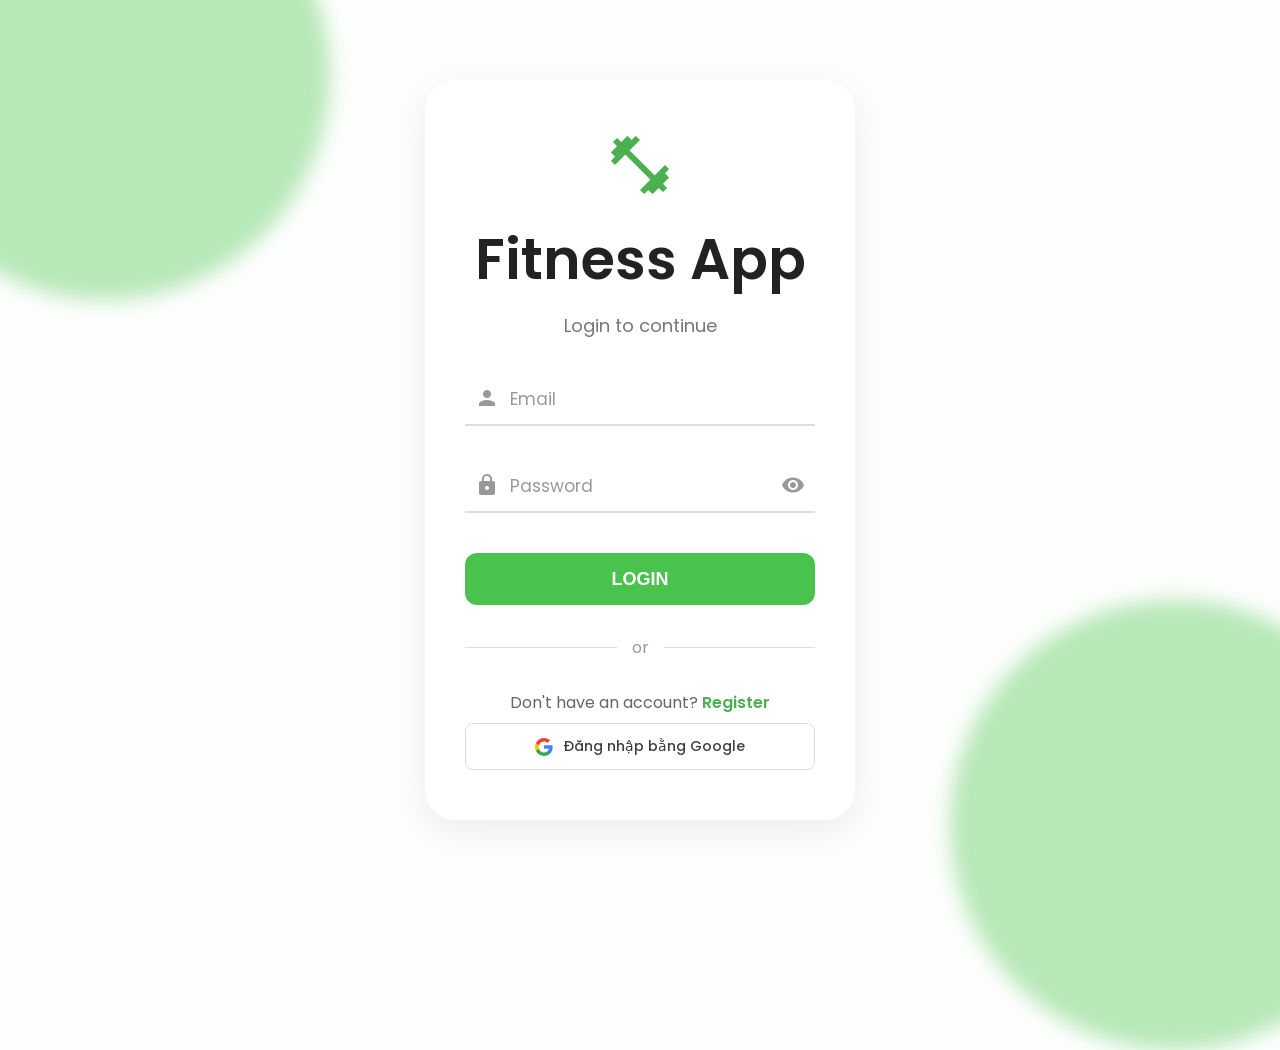
<file: Fitness.Web/wwwroot/index.html>
﻿<!DOCTYPE html>
<html lang="en">

<head>

    <meta charset="UTF-8">

    <meta name="viewport"
          content="width=device-width, initial-scale=1.0">

    <title>Fitness Login</title>
    <link rel="icon"
          type="image/svg+xml"
          href="data:image/svg+xml,
      %3Csvg xmlns='http://www.w3.org/2000/svg' viewBox='0 0 24 24'%3E
      %3Ctext y='20' font-size='20'%3E🏋️%3C/text%3E
      %3C/svg%3E">

    <!-- FONT -->

    <link rel="preconnect"
          href="https://fonts.googleapis.com">

    <link rel="preconnect"
          href="https://fonts.gstatic.com"
          crossorigin>

    <link href="https://fonts.googleapis.com/css2?family=Poppins:wght@300;400;500;600;700&display=swap"
          rel="stylesheet">

    <!-- ICON -->

    <link rel="stylesheet"
          href="https://fonts.googleapis.com/icon?family=Material+Icons">

    <!-- CSS -->

    <link rel="stylesheet"
          href="css/style.css">

</head>

<body>

    <!-- BACKGROUND -->

    <div class="blob-top"></div>

    <div class="blob-bottom"></div>

    <!-- LOGIN -->

    <div class="login-card">

        <div class="logo">

            <span class="material-icons">
                fitness_center
            </span>

            <h1>Fitness App</h1>

            <p>Login to continue</p>

        </div>

        <!-- EMAIL -->

        <div class="input-group">

            <span class="material-icons input-icon">
                person
            </span>

            <input type="email"
                   id="email"
                   required>

            <label>Email</label>

        </div>

        <!-- PASSWORD -->

        <div class="input-group">

            <span class="material-icons input-icon">
                lock
            </span>

            <input type="password"
                   id="password"
                   required>

            <label>Password</label>

            <span class="material-icons toggle-password"
                  onclick="togglePassword()">

                visibility

            </span>

        </div>

        <!-- BUTTON -->

        <button class="login-btn"
                onclick="login()">

            LOGIN

        </button>
        <div id="message"></div>

        <!-- OR -->

        <div class="or-line">

            <span>or</span>

        </div>

        <!-- REGISTER -->

        <div class="register">

            <p>
                Don't have an account?

                <a href="pages/register.html">
                    Register
                </a>
            </p>

        </div>
        <!-- button Google -->
        <button class="google-btn" onclick="loginWithGoogle()">
            <svg width="18" height="18" viewBox="0 0 18 18" xmlns="http://www.w3.org/2000/svg">
                <path d="M17.64 9.2c0-.637-.057-1.251-.164-1.84H9v3.481h4.844c-.209 1.125-.843 2.078-1.796 2.716v2.259h2.908c1.702-1.567 2.684-3.875 2.684-6.615z" fill="#4285F4" />
                <path d="M9 18c2.43 0 4.467-.806 5.956-2.18l-2.908-2.259c-.806.54-1.837.86-3.048.86-2.344 0-4.328-1.584-5.036-3.711H.957v2.332C2.438 15.983 5.482 18 9 18z" fill="#34A853" />
                <path d="M3.964 10.71c-.18-.54-.282-1.117-.282-1.71s.102-1.17.282-1.71V4.958H.957C.347 6.173 0 7.548 0 9s.348 2.827.957 4.042l3.007-2.332z" fill="#FBBC05" />
                <path d="M9 3.58c1.321 0 2.508.454 3.44 1.345l2.582-2.58C13.463.891 11.426 0 9 0 5.482 0 2.438 2.017.957 4.958L3.964 7.29C4.672 5.163 6.656 3.58 9 3.58z" fill="#EA4335" />
            </svg>
            Đăng nhập bằng Google
        </button>

        <style>
            .google-btn {
                width: 100%;
                display: flex;
                align-items: center;
                justify-content: center;
                gap: 10px;
                padding: 12px;
                border: 1.5px solid #dadce0;
                border-radius: 8px;
                background: white;
                color: #3c4043;
                font-family: 'Poppins', sans-serif;
                font-size: 14px;
                font-weight: 500;
                cursor: pointer;
                transition: background 0.2s, box-shadow 0.2s;
                margin-top: 8px;
            }

                .google-btn:hover {
                    background: #f8f9fa;
                    box-shadow: 0 2px 8px rgba(0,0,0,0.1);
                }
        </style>

        <script>
            function loginWithGoogle() {
                window.location.href = "https://localhost:7180/api/Auth/google-login";
            }
        </script>

    </div>
    <script src="js/login.js"></script>
</body>

</html>
</file>
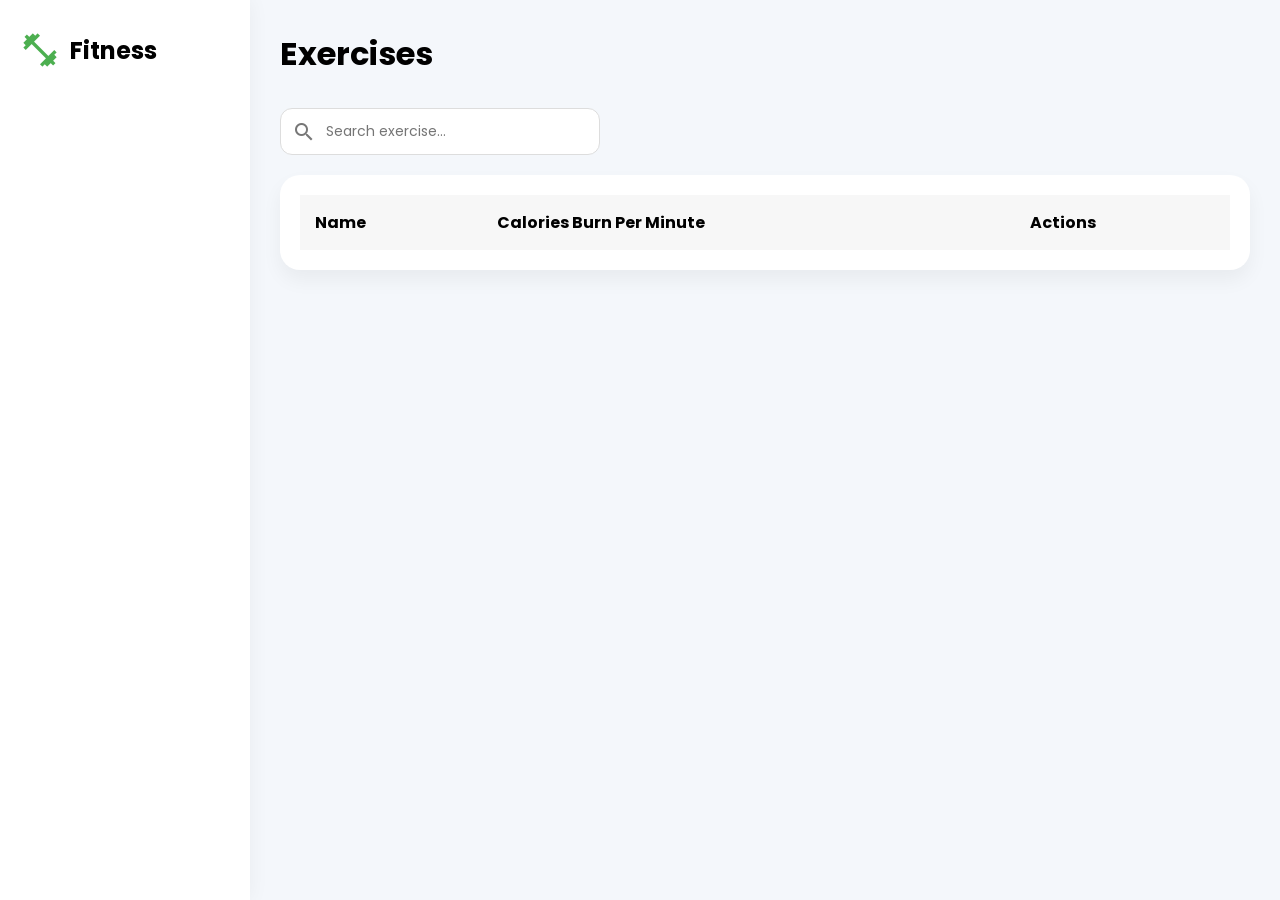
<file: Fitness.Web/wwwroot/pages/exercises.html>
﻿<!DOCTYPE html>
<html lang="en">

<head>

    <meta charset="UTF-8">

    <meta name="viewport"
          content="width=device-width, initial-scale=1.0">

    <title>Exercises</title>

    <!-- FONT -->

    <link rel="preconnect"
          href="https://fonts.googleapis.com">

    <link rel="preconnect"
          href="https://fonts.gstatic.com"
          crossorigin>

    <link href="https://fonts.googleapis.com/css2?family=Poppins:wght@300;400;500;600;700&display=swap"
          rel="stylesheet">

    <!-- ICON -->

    <link rel="stylesheet"
          href="https://fonts.googleapis.com/icon?family=Material+Icons">

    <!-- CSS -->

    <link rel="stylesheet"
          href="../css/exercises.css">

</head>

<body>

    <!-- SIDEBAR -->

    <div id="sidebar" class="sidebar"></div>

    <!-- MAIN -->

    <div class="main-content">

        <!-- TOPBAR -->

        <div class="topbar">

            <h1>Exercises</h1>

            <div id="messageBox"></div>

            <button id="addExerciseBtn"
                    onclick="openAddModal()">

                Add Exercise

            </button>

        </div>

        <div class="search-box">

            <span class="material-icons">
                search
            </span>

            <input type="text"
                   id="exerciseSearch"
                   placeholder="Search exercise..."
                   onkeyup="searchExercises()">

        </div>

        <!-- TABLE -->

        <div class="table-container">

            <table>

                <thead>

                    <tr>

                        <th>Name</th>

                        <th>
                            Calories Burn Per Minute
                        </th>

                        <th>Actions</th>

                    </tr>

                </thead>

                <tbody id="exerciseTableBody">
                </tbody>

            </table>

        </div>

    </div>

    <!-- MODAL -->

    <div id="exerciseModal"
         class="modal">

        <div class="modal-content">

            <h2>Add Exercise</h2>

            <input type="text"
                   id="exerciseName"
                   placeholder="Exercise Name">

            <input type="number"
                   id="exerciseCalories"
                   placeholder="Calories Burn Per Minute">

            <div class="modal-buttons">

                <button onclick="addExercise()">

                    Save

                </button>

                <button class="cancel-btn"
                        onclick="closeModal()">

                    Cancel

                </button>

            </div>

        </div>

    </div>

    <!-- JS -->
    <script src="../js/common.js"></script>
    <script src="../js/exercises.js"></script>

</body>

</html>
</file>
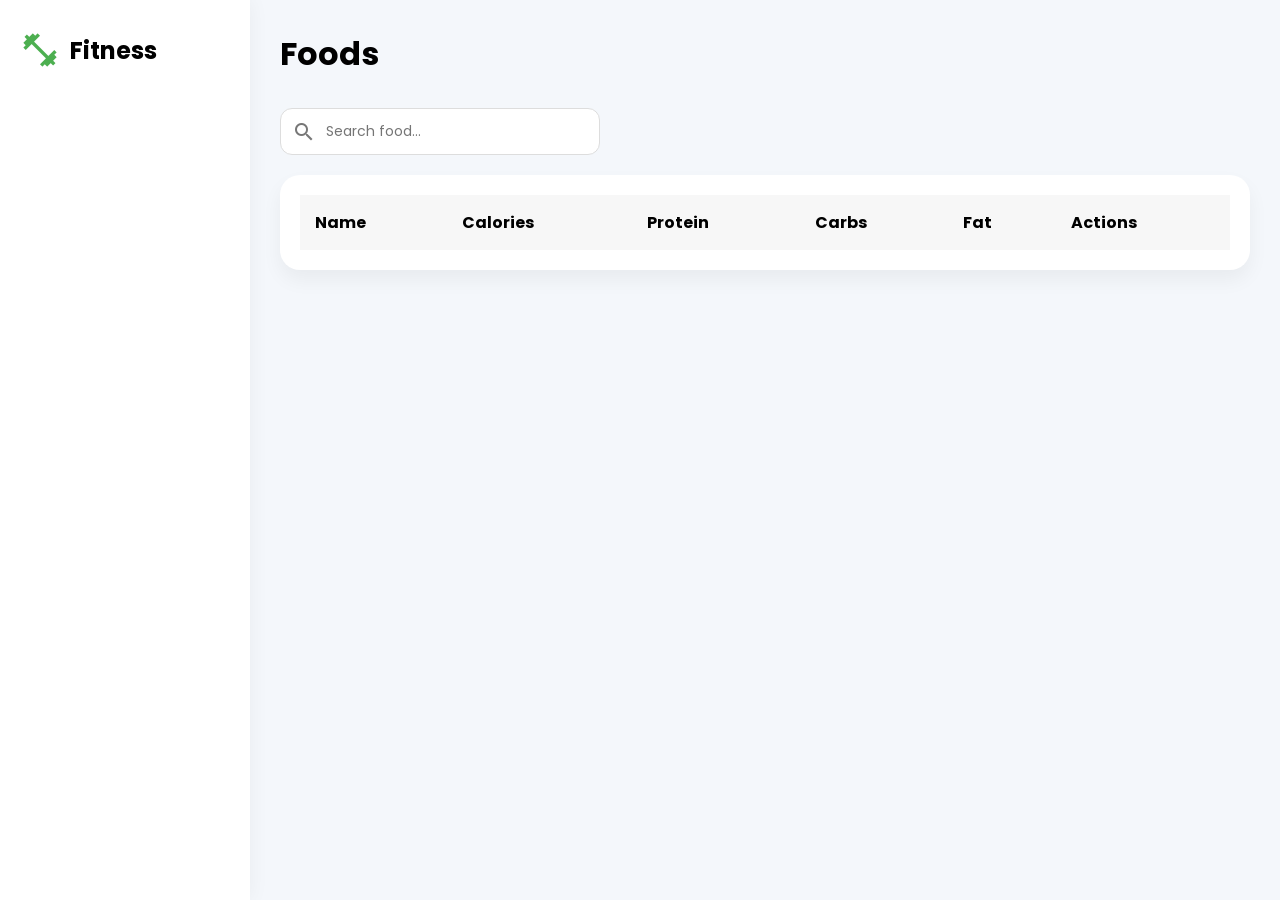
<file: Fitness.Web/wwwroot/pages/foods.html>
﻿<!DOCTYPE html>
<html lang="en">

<head>

    <meta charset="UTF-8">

    <meta name="viewport"
          content="width=device-width, initial-scale=1.0">

    <title>Foods</title>

    <!-- FONT -->

    <link rel="preconnect"
          href="https://fonts.googleapis.com">

    <link rel="preconnect"
          href="https://fonts.gstatic.com"
          crossorigin>

    <link href="https://fonts.googleapis.com/css2?family=Poppins:wght@300;400;500;600;700&display=swap"
          rel="stylesheet">

    <!-- ICON -->

    <link rel="stylesheet"
          href="https://fonts.googleapis.com/icon?family=Material+Icons">

    <!-- CSS -->

    <link rel="stylesheet"
          href="../css/foods.css">

</head>

<body>

    <!-- SIDEBAR -->

    <div id="sidebar" class="sidebar"></div>

    <!-- MAIN -->

    <div class="main-content">

        <!-- TOPBAR -->

        <div class="topbar">

            <h1>Foods</h1>

            <button id="addFoodBtn"
                    onclick="openAddModal()">

                Add Food

            </button>

        </div>
        <div class="search-box">

            <span class="material-icons">
                search
            </span>

            <input type="text"
                   id="foodSearch"
                   placeholder="Search food..."
                   onkeyup="searchFoods()">

        </div>

        <!-- TABLE -->

        <div class="table-container">

            <table>

                <thead>

                    <tr>

                        <th>Name</th>

                        <th>Calories</th>

                        <th>Protein</th>

                        <th>Carbs</th>

                        <th>Fat</th>

                        <th>Actions</th>

                    </tr>

                </thead>

                <tbody id="foodTableBody">
                </tbody>

            </table>

        </div>

    </div>

    <!-- ADD MODAL -->

    <div id="foodModal"
         class="modal">

        <div class="modal-content">

            <h2>Add Food</h2>

            <input type="text"
                   id="foodName"
                   placeholder="Food Name">

            <input type="number"
                   id="foodCalories"
                   placeholder="Calories">

            <input type="number"
                   id="foodProtein"
                   placeholder="Protein">

            <input type="number"
                   id="foodCarbs"
                   placeholder="Carbs">

            <input type="number"
                   id="foodFat"
                   placeholder="Fat">

            <button onclick="addFood()">

                Save

            </button>

        </div>

    </div>

    <!-- EDIT MODAL -->

    <div id="editModal"
         class="modal">

        <div class="modal-content">

            <h2>Edit Food</h2>

            <input type="hidden"
                   id="editFoodId">

            <input type="text"
                   id="editFoodName"
                   placeholder="Food Name">

            <input type="number"
                   id="editCalories"
                   placeholder="Calories">

            <input type="number"
                   id="editProtein"
                   placeholder="Protein">

            <input type="number"
                   id="editCarbs"
                   placeholder="Carbs">

            <input type="number"
                   id="editFat"
                   placeholder="Fat">

            <button onclick="updateFood()">

                Update

            </button>

        </div>

    </div>

    <!-- DELETE MODAL -->

    <div id="deleteModal"
         class="modal">

        <div class="modal-content">

            <h2>Delete Food</h2>

            <p>

                Are you sure you want
                to delete this food?

            </p>

            <input type="hidden"
                   id="deleteFoodId">

            <div class="delete-actions">

                <button class="cancel-btn"
                        onclick="closeDeleteModal()">

                    Cancel

                </button>

                <button class="delete-confirm-btn"
                        onclick="confirmDeleteFood()">

                    Delete

                </button>

            </div>

        </div>

    </div>

    <!-- JS -->
    <script src="../js/common.js"></script>
    <script src="../js/foods.js"></script>

</body>

</html>
</file>
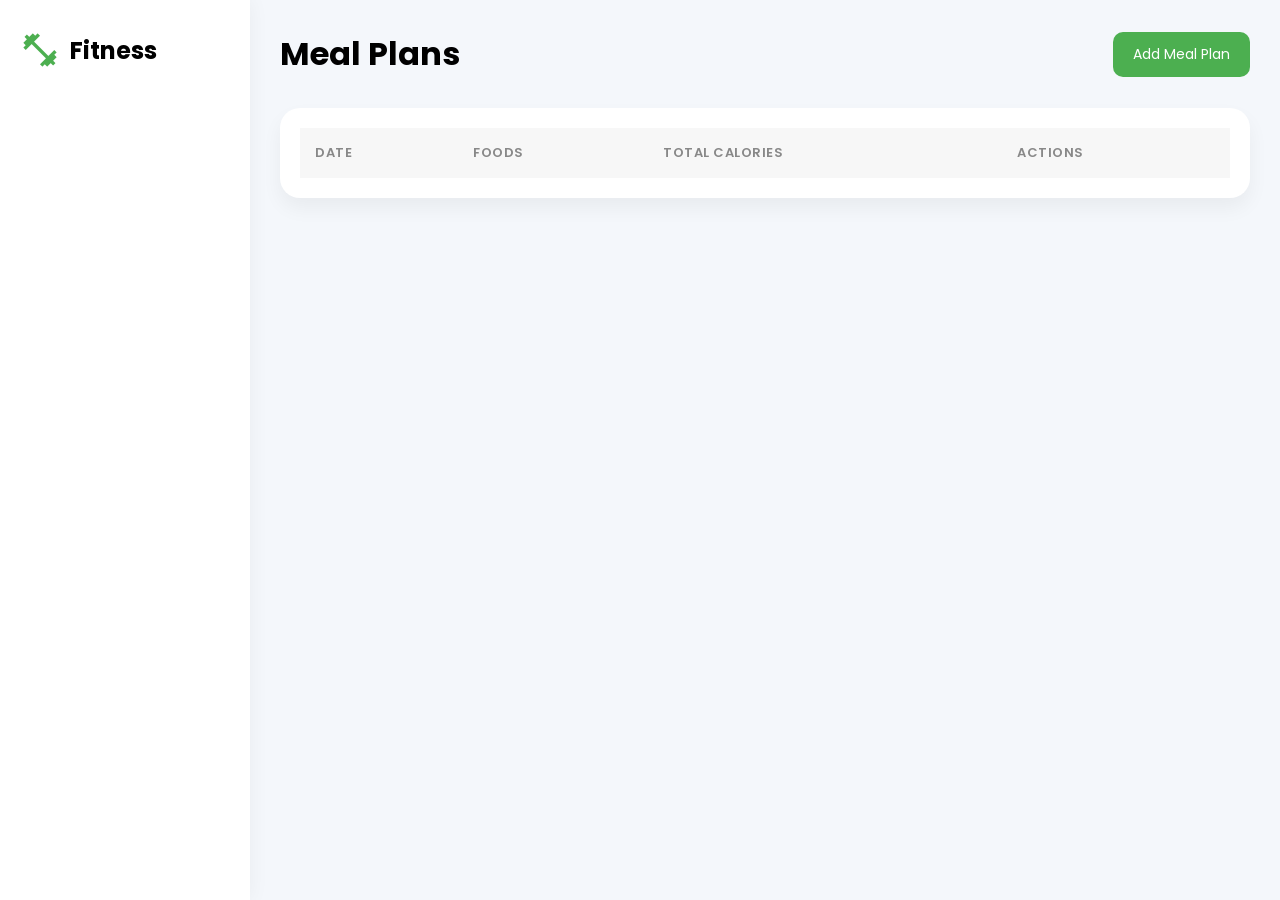
<file: Fitness.Web/wwwroot/pages/mealplans.html>
﻿<!DOCTYPE html>
<html lang="en">
<head>
    <meta charset="UTF-8">
    <meta name="viewport" content="width=device-width, initial-scale=1.0">
    <title>Meal Plans</title>
    <!-- FONT -->
    <link rel="preconnect" href="https://fonts.googleapis.com">
    <link rel="preconnect" href="https://fonts.gstatic.com" crossorigin>
    <link href="https://fonts.googleapis.com/css2?family=Poppins:wght@300;400;500;600;700&display=swap" rel="stylesheet">
    <!-- ICON -->
    <link rel="stylesheet" href="https://fonts.googleapis.com/icon?family=Material+Icons">
    <!-- CSS -->
    <link rel="stylesheet" href="../css/mealplans.css">
</head>
<body>

    <!-- SIDEBAR -->
    <div id="sidebar" class="sidebar"></div>
    <!-- MAIN -->
    <div class="main-content">

        <!-- TOPBAR -->
        <div class="topbar">
            <h1>Meal Plans</h1>
            <button onclick="openModal()">Add Meal Plan</button>
        </div>

        <!-- TABLE -->
        <div class="table-container">
            <table>
                <thead>
                    <tr>
                        <th>Date</th>
                        <th>Foods</th>
                        <th>Total Calories</th>
                        <th>Actions</th>
                    </tr>
                </thead>
                <tbody id="mealTableBody">
                </tbody>
            </table>
        </div>

    </div>

    <!-- ADD MODAL -->

    <div id="mealModal"
         class="modal">

        <div class="modal-content">

            <div class="modal-header">

                <h2>Add Meal Plan</h2>

                <span class="material-icons close-btn"
                      onclick="closeModal()">

                    close

                </span>

            </div>

            <!-- DATE -->

            <input type="date"
                   id="mealDate"
                   required>

            <!-- FOOD SELECT -->

            <select id="foodSelect">
            </select>

            <!-- QUANTITY -->

            <input type="number"
                   id="foodQuantity"
                   placeholder="Quantity"
                   min="1"
                   value="1">

            <!-- ADD FOOD -->

            <button class="add-food-btn"
                    onclick="addMealItem()">

                Add Food

            </button>

            <!-- FOOD TABLE -->

            <div class="meal-items-table">

                <table>

                    <thead>

                        <tr>

                            <th>Food</th>

                            <th>Quantity</th>

                            <th>Calories</th>

                            <th>Action</th>

                        </tr>

                    </thead>

                    <tbody id="mealItemsBody">
                    </tbody>

                </table>

            </div>

            <!-- ACTIONS -->

            <div class="modal-actions">

                <button class="btn-cancel"
                        onclick="closeModal()">

                    Cancel

                </button>

                <button class="btn-save"
                        onclick="saveMealPlan()">

                    Save

                </button>

            </div>

        </div>

    </div>

    <!-- DELETE MODAL -->
    <div id="deleteModal" class="modal">
        <div class="modal-content">
            <div class="modal-header">
                <h2>Delete Meal Plan</h2>
                <span class="material-icons close-btn" onclick="closeDeleteModal()">close</span>
            </div>
            <p>Are you sure you want to delete this meal plan?</p>
            <input type="hidden" id="deleteMealId">
            <div class="modal-actions">
                <button class="btn-cancel" onclick="closeDeleteModal()">Cancel</button>
                <button class="btn-delete" onclick="confirmDeleteMeal()">Delete</button>
            </div>
        </div>
    </div>

    <!-- JS -->
    <script src="../js/common.js"></script>
    <script src="../js/mealplans.js"></script>

</body>
</html>
</file>
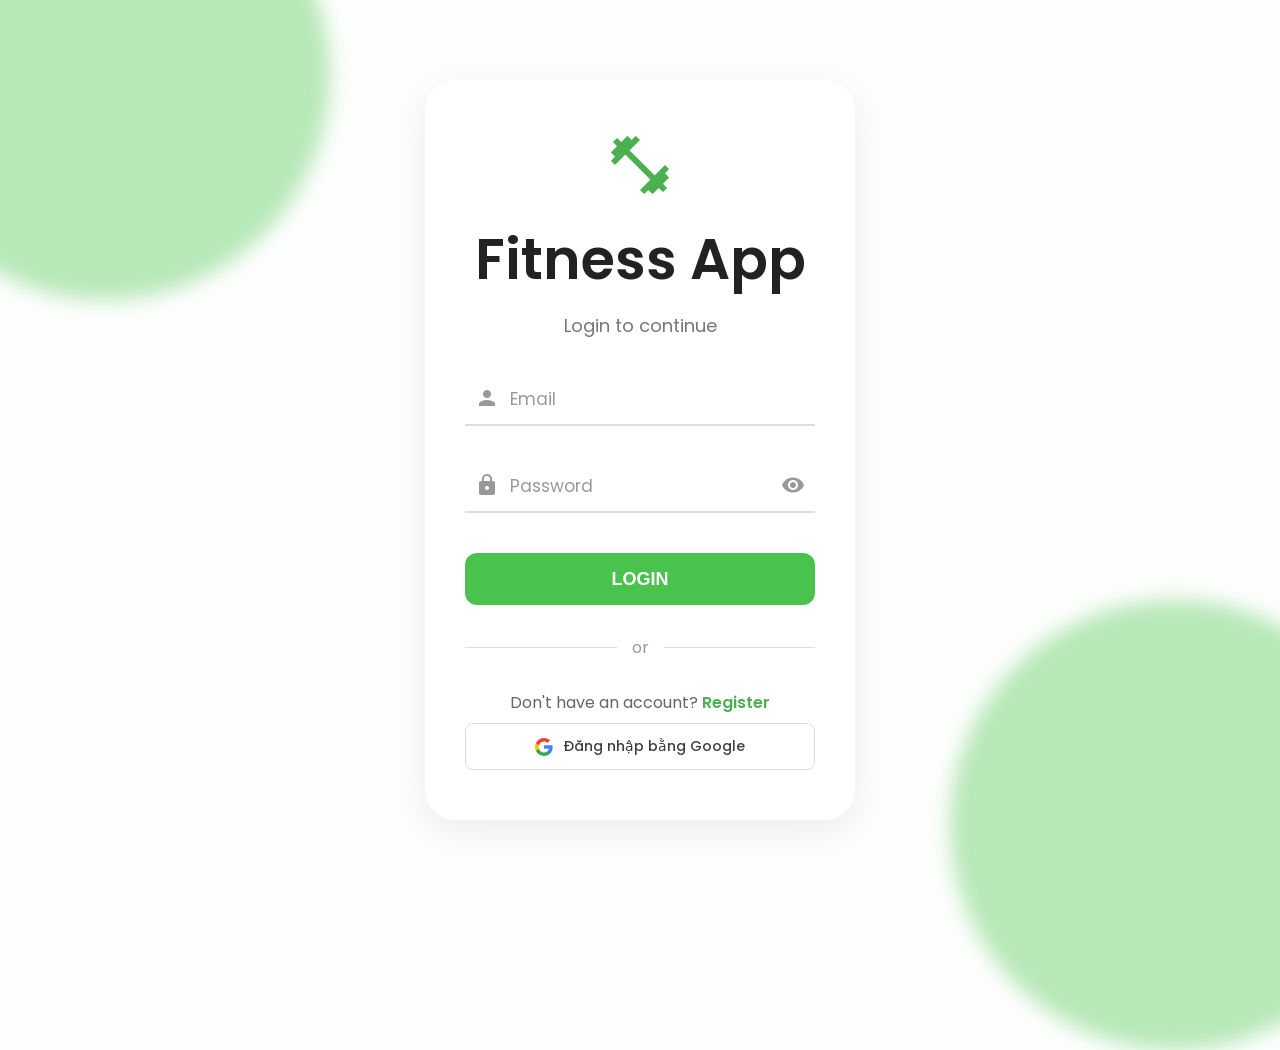
<file: Fitness.Web/wwwroot/pages/profile.html>
﻿<!DOCTYPE html>
<html lang="en">

<head>

    <meta charset="UTF-8">

    <meta name="viewport"
          content="width=device-width, initial-scale=1.0">

    <title>Profile</title>

    <link rel="preconnect"
          href="https://fonts.googleapis.com">

    <link rel="preconnect"
          href="https://fonts.gstatic.com"
          crossorigin>

    <link href="https://fonts.googleapis.com/css2?family=Poppins:wght@300;400;500;600;700&display=swap"
          rel="stylesheet">

    <link rel="stylesheet"
          href="https://fonts.googleapis.com/icon?family=Material+Icons">

    <link rel="stylesheet"
          href="../css/profile.css">

</head>

<body>

    <!-- SIDEBAR -->

    <div id="sidebar" class="sidebar"></div>

    <!-- MAIN -->

    <div class="main-content">

        <div class="profile-card">

            <div class="profile-header">

                <span class="material-icons avatar">
                    account_circle
                </span>

                <h1 id="fullName">
                    Loading...
                </h1>

                <p id="email">
                    Loading...
                </p>

            </div>

            <div class="profile-info">

                <div class="info-box">

                    <h3>Weight</h3>

                    <p id="weight">
                        Loading...
                    </p>

                </div>

                <div class="info-box">

                    <h3>Height</h3>

                    <p id="height">
                        Loading...
                    </p>

                </div>

                <div class="info-box">

                    <h3>Age</h3>

                    <p id="age">
                        Loading...
                    </p>

                </div>

                <div class="info-box">

                    <h3>BMI</h3>

                    <p id="bmi">
                        Loading...
                    </p>

                </div>

                <div class="info-box">
                    <h3>Status</h3>
                    <p id="bmiStatus">Loading...</p>
                </div>

            </div>

            <div class="edit-btn-wrapper">

                <button class="btn-edit"
                        onclick="openEditModal()">

                    <span class="material-icons">
                        edit
                    </span>

                    Edit Profile

                </button>

            </div>

        </div>

    </div>

    <!-- EDIT MODAL -->

    <div id="editModal"
         class="modal">

        <div class="modal-content">

            <div class="modal-header">

                <h2>Edit Profile</h2>

                <span class="material-icons close-btn"
                      onclick="closeEditModal()">

                    close

                </span>

            </div>
            <label>Full Name</label>

            <input type="text"
                   id="editFullName">

            <div id="weightField">

                <label>
                    Weight (kg)
                </label>

                <input type="number"
                       id="editWeight"
                       min="1"
                       step="0.1">

            </div>

            <div id="heightField">

                <label>
                    Height (cm)
                </label>

                <input type="number"
                       id="editHeight"
                       min="1"
                       step="0.1">

            </div>

            <div id="ageField">

                <label>
                    Age
                </label>

                <input type="number"
                       id="editAge"
                       min="1">

            </div>

            <div class="modal-actions">

                <button class="btn-cancel"
                        onclick="closeEditModal()">

                    Cancel

                </button>

                <button class="btn-save"
                        onclick="updateProfile()">

                    Save

                </button>

            </div>

        </div>

    </div>

    <!-- JS -->
    <script src="../js/common.js"></script>
    <script src="../js/profile.js"></script>

</body>

</html>
</file>
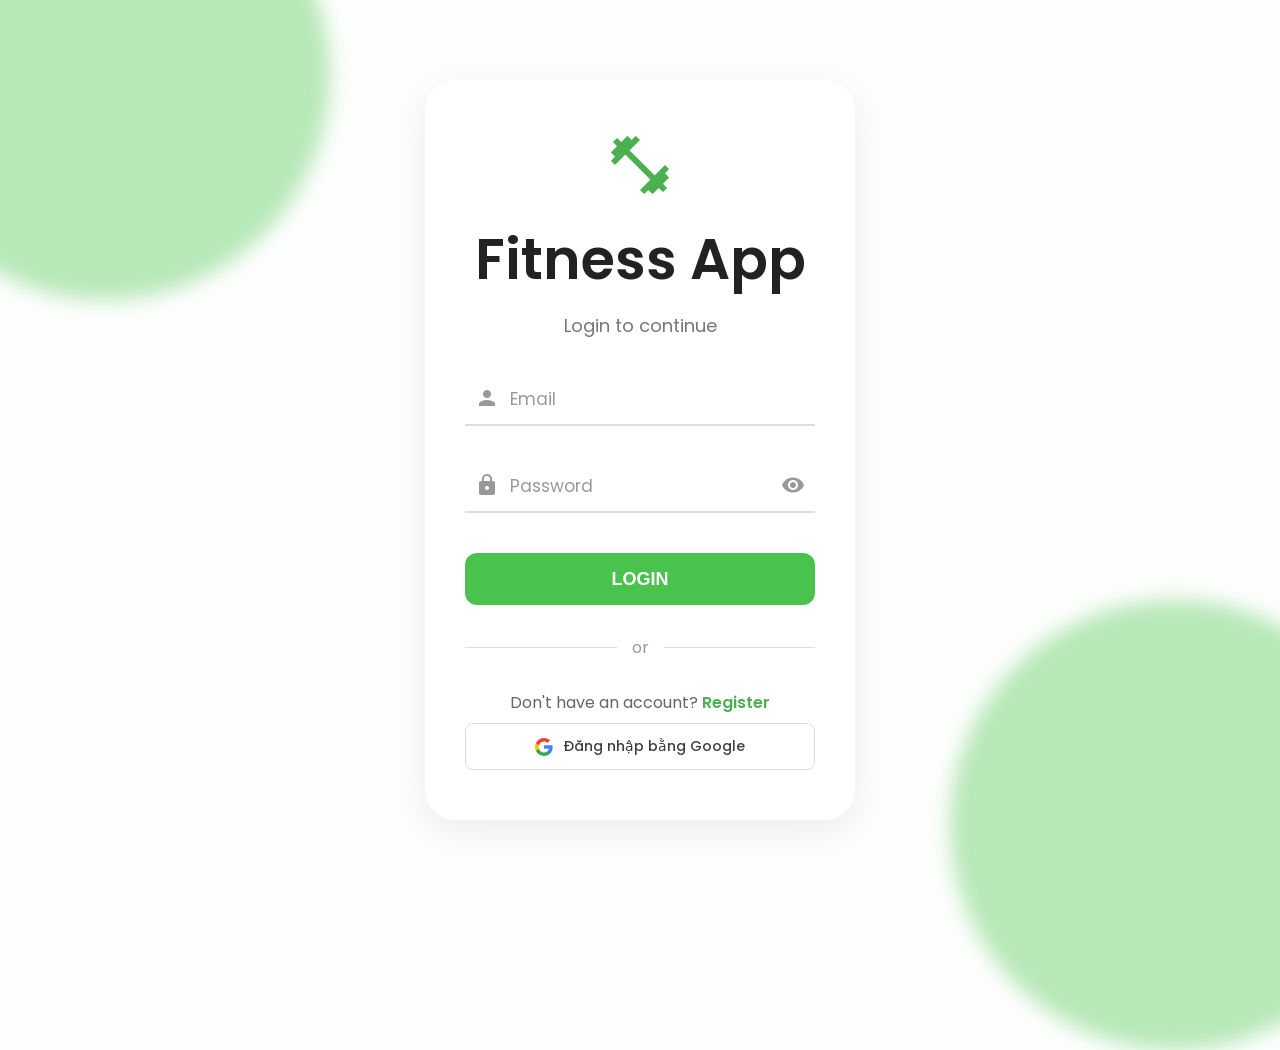
<file: Fitness.Web/wwwroot/pages/recommendations.html>
﻿<!DOCTYPE html>
<html lang="en">

<head>

    <meta charset="UTF-8">

    <meta name="viewport"
          content="width=device-width, initial-scale=1.0">

    <title>Fitness Recommendations</title>

    <!-- FONT -->

    <link rel="preconnect"
          href="https://fonts.googleapis.com">

    <link rel="preconnect"
          href="https://fonts.gstatic.com"
          crossorigin>

    <link href="https://fonts.googleapis.com/css2?family=Poppins:wght@300;400;500;600;700&display=swap"
          rel="stylesheet">

    <!-- ICON -->

    <link rel="stylesheet"
          href="https://fonts.googleapis.com/icon?family=Material+Icons">

    <!-- CSS -->

    <link rel="stylesheet"
          href="../css/recommendations.css">

</head>

<body>

    <!-- SIDEBAR -->

    <div id="sidebar"
         class="sidebar">

    </div>

    <!-- MAIN -->

    <div class="main-content">

        <!-- PAGE HEADER -->

        <div class="page-header">

            <h1>

                <span class="material-icons">
                    restaurant_menu
                </span>

                Fitness Recommendations

            </h1>

            <p class="page-subtitle">

                Gợi ý thực phẩm và bài tập
                dựa trên BMI và mục tiêu của bạn

            </p>

        </div>

        <!-- BMI SUMMARY -->

        <div class="bmi-summary">

            <!-- BMI -->

            <div class="bmi-box">

                <span class="material-icons">
                    monitor_weight
                </span>

                <div>

                    <p class="bmi-label">

                        Chỉ số BMI của bạn

                    </p>

                    <p class="bmi-value"
                       id="bmiValue">

                        Loading...

                    </p>

                </div>

            </div>

            <!-- STATUS -->

            <div class="bmi-box">

                <span class="material-icons">
                    favorite
                </span>

                <div>

                    <p class="bmi-label">

                        Tình trạng

                    </p>

                    <p class="bmi-status"
                       id="bmiStatus">

                        Loading...

                    </p>

                </div>

            </div>

        </div>

        <!-- GOAL -->

        <div class="goal-section">

            <h2>

                Chọn mục tiêu của bạn

            </h2>

            <div class="goal-buttons">

                <!-- LOSE WEIGHT -->

                <button class="goal-btn active"
                        onclick="selectGoal('LoseWeight', this)">

                    <span class="goal-icon">
                        🔥
                    </span>

                    <span class="goal-label">
                        Lose Weight
                    </span>

                    <span class="goal-desc">
                        Giảm cân
                    </span>

                </button>

                <!-- MAINTAIN -->

                <button class="goal-btn"
                        onclick="selectGoal('Maintain', this)">

                    <span class="goal-icon">
                        ⚖️
                    </span>

                    <span class="goal-label">
                        Maintain
                    </span>

                    <span class="goal-desc">
                        Duy trì
                    </span>

                </button>

                <!-- GAIN MUSCLE -->

                <button class="goal-btn"
                        onclick="selectGoal('GainMuscle', this)">

                    <span class="goal-icon">
                        💪
                    </span>

                    <span class="goal-label">
                        Gain Muscle
                    </span>

                    <span class="goal-desc">
                        Tăng cơ
                    </span>

                </button>

            </div>

        </div>

        <!-- REASON -->

        <p id="recommendReason"
           class="recommend-reason"
           style="display:none;">

        </p>

        <!-- FOOD SECTION -->

        <div class="section-title">

            <span class="material-icons">
                restaurant
            </span>

            <h2>

                Thực phẩm được gợi ý

            </h2>

        </div>

        <div id="recommendationList"
             class="recommendation-list">

            <p class="loading-text">

                Loading...

            </p>

        </div>

        <!-- EXERCISE SECTION -->

        <div class="section-title"
             style="margin-top:40px;">

            <span class="material-icons">
                fitness_center
            </span>

            <h2>

                Bài tập được gợi ý

            </h2>

        </div>

        <div id="exerciseList"
             class="recommendation-list">

            <p class="loading-text">

                Loading...

            </p>

        </div>

    </div>

    <!-- JS -->

    <script src="../js/common.js"></script>

    <script src="../js/recommendations.js"></script>

</body>

</html>
</file>
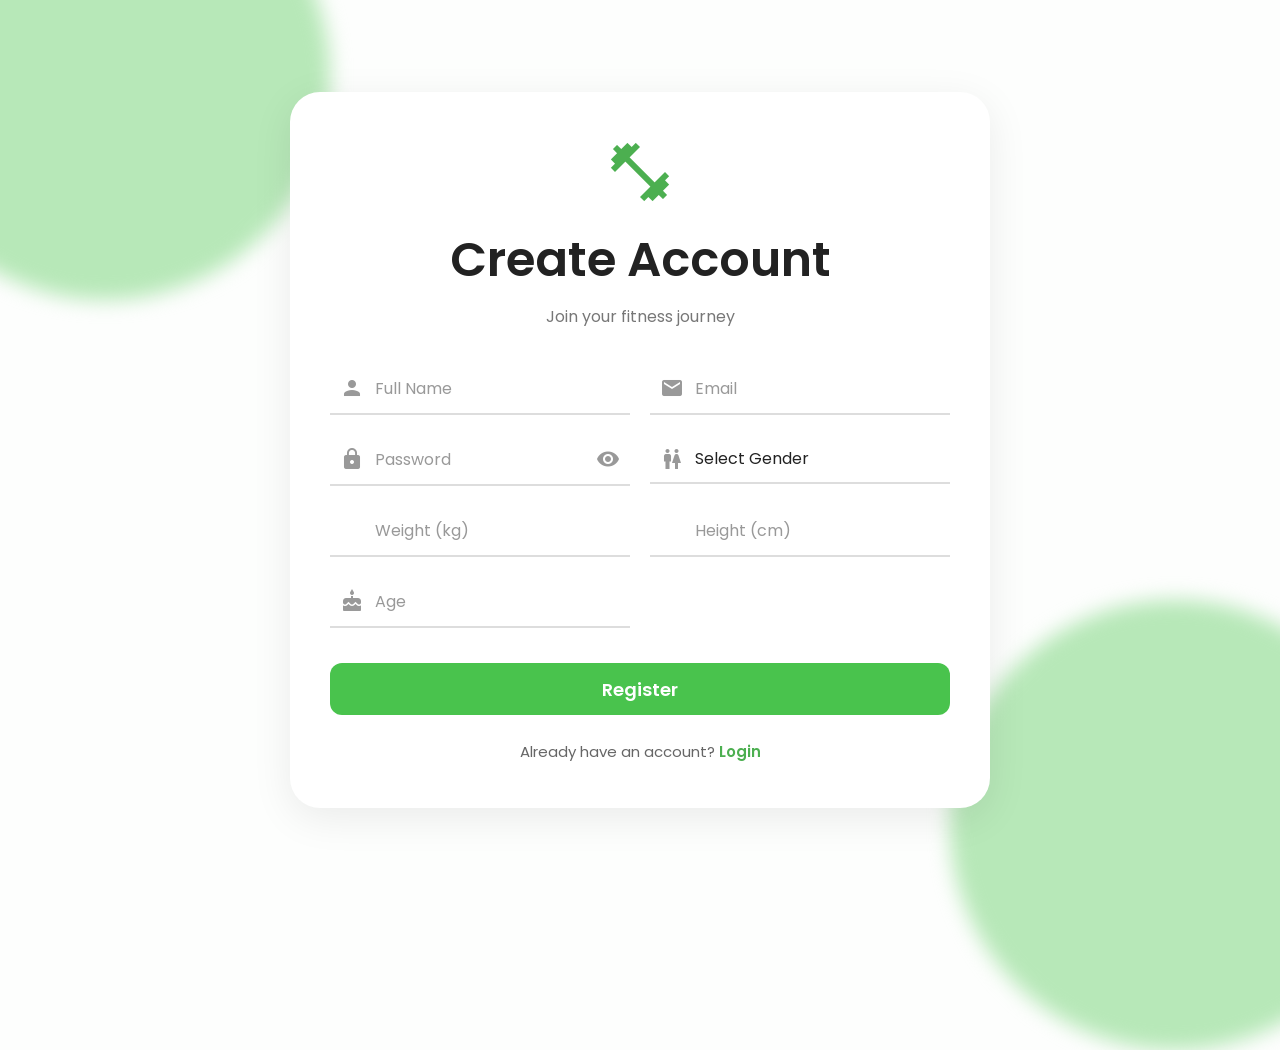
<file: Fitness.Web/wwwroot/pages/register.html>
﻿<!DOCTYPE html>
<html lang="en">

<head>

    <meta charset="UTF-8">

    <meta name="viewport"
          content="width=device-width, initial-scale=1.0">

    <title>Register</title>

    <!-- FONT -->

    <link rel="preconnect"
          href="https://fonts.googleapis.com">

    <link rel="preconnect"
          href="https://fonts.gstatic.com"
          crossorigin>

    <link href="https://fonts.googleapis.com/css2?family=Poppins:wght@300;400;500;600;700&display=swap"
          rel="stylesheet">

    <!-- ICON -->

    <link rel="stylesheet"
          href="https://fonts.googleapis.com/icon?family=Material+Icons">

    <!-- CSS -->

    <link rel="stylesheet"
          href="../css/register.css">

</head>

<body>

    <!-- BLOBS -->

    <div class="blob-top"></div>

    <div class="blob-bottom"></div>

    <!-- REGISTER CARD -->

    <div class="register-card">

        <!-- LOGO -->

        <div class="logo">

            <span class="material-icons">
                fitness_center
            </span>

            <h1>Create Account</h1>

            <p>
                Join your fitness journey
            </p>

        </div>

        <div class="form-grid">

            <!-- FULL NAME -->

            <div class="input-group">

                <span class="material-icons">
                    person
                </span>

                <input type="text"
                       id="fullName"
                       required>

                <label>
                    Full Name
                </label>

            </div>

            <!-- EMAIL -->

            <div class="input-group">

                <span class="material-icons">
                    email
                </span>

                <input type="email"
                       id="email"
                       required>

                <label>
                    Email
                </label>

            </div>

            <!-- PASSWORD -->
            <div class="input-group">

                <!-- LOCK ICON -->

                <span class="material-icons">
                    lock
                </span>

                <!-- INPUT -->

                <input type="password"
                       id="password"
                       required>

                <!-- LABEL -->

                <label>
                    Password
                </label>

                <!-- EYE ICON -->

                <span class="material-icons toggle-password"
                      onclick="togglePassword()">

                    visibility

                </span>

            </div>

            <!--GENDER-->

            <div class="input-group">

                <span class="material-icons">
                    wc
                </span>

                <select id="gender">

                    <option value="">
                        Select Gender
                    </option>

                    <option value="Male">
                        Male
                    </option>

                    <option value="Female">
                        Female
                    </option>

                </select>

            </div>

            <!-- WEIGHT -->

            <div class="input-group">

                <span class="material-icons">
                    monitor_weight
                </span>

                <input type="number"
                       id="weight"
                       required>

                <label>
                    Weight (kg)
                </label>

            </div>

            <!-- HEIGHT -->

            <div class="input-group">

                <span class="material-icons">
                    height
                </span>

                <input type="number"
                       id="height"
                       required>

                <label>
                    Height (cm)
                </label>

            </div>

            <!-- AGE -->

            <div class="input-group">

                <span class="material-icons">
                    cake
                </span>

                <input type="number"
                       id="age"
                       required>

                <label>
                    Age
                </label>

            </div>

        </div>

        <!-- BUTTON -->

        <button class="register-btn"
                onclick="register()">

            Register

        </button>

        <!-- LOGIN -->

        <div class="login-link">

            Already have an account?

            <a href="../index.html">

                Login

            </a>

        </div>

        <!-- MESSAGE -->

        <div id="messageBox">
        </div>

    </div>

    <!-- JS -->
    <script src="../js/common.js"></script>
    <script src="../js/register.js"></script>

</body>

</html>
</file>
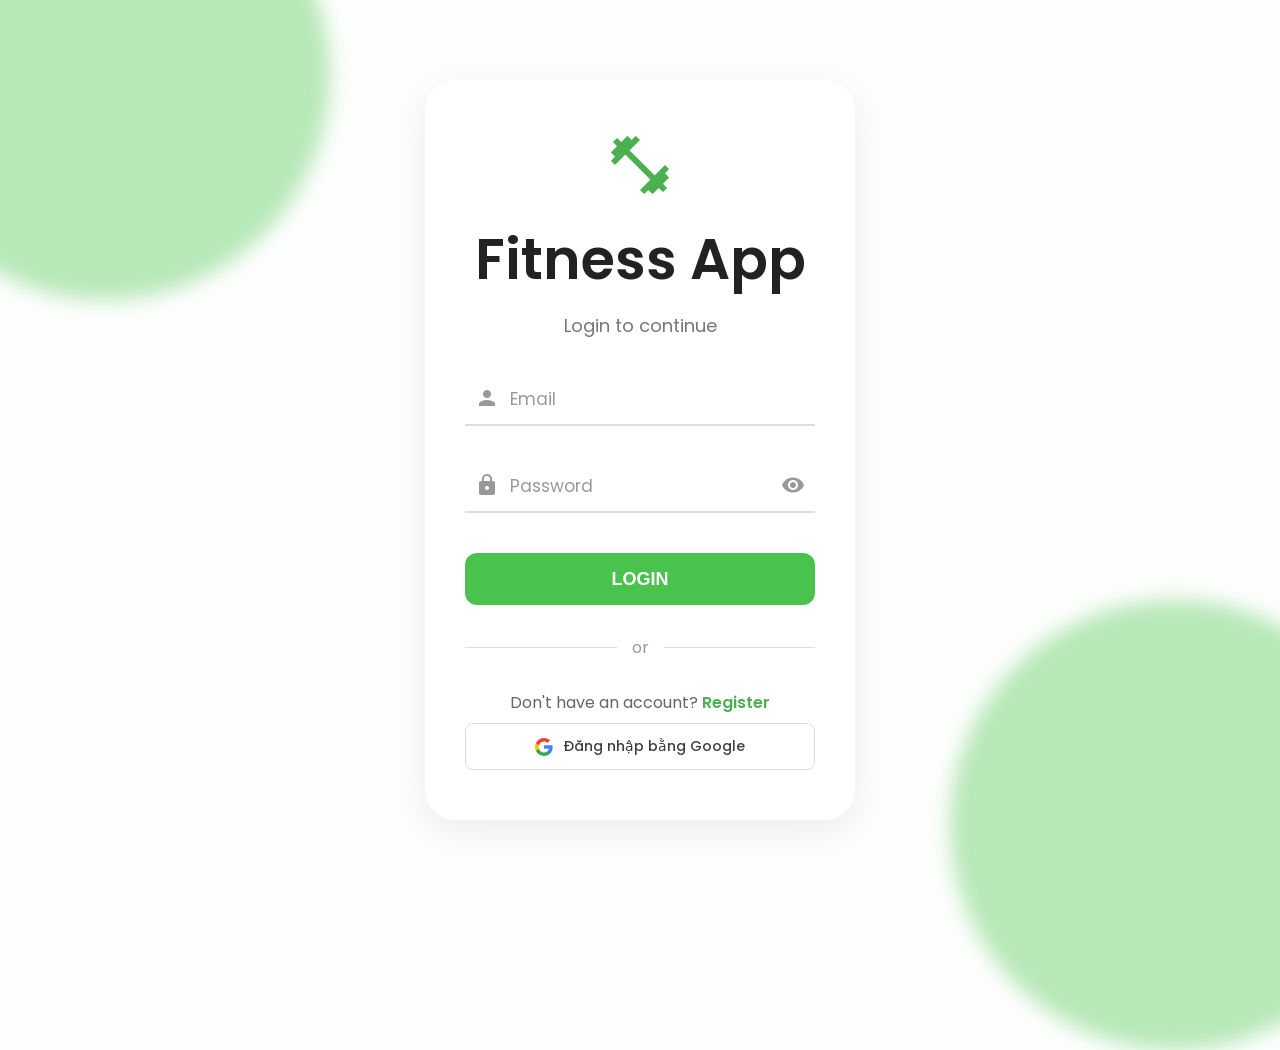
<file: Fitness.Web/wwwroot/pages/users.html>
﻿<!DOCTYPE html>
<html lang="en">

<head>

    <meta charset="UTF-8">

    <meta name="viewport"
          content="width=device-width, initial-scale=1.0">

    <title>User Management</title>

    <!-- FONT -->

    <link rel="preconnect"
          href="https://fonts.googleapis.com">

    <link rel="preconnect"
          href="https://fonts.gstatic.com"
          crossorigin>

    <link href="https://fonts.googleapis.com/css2?family=Poppins:wght@300;400;500;600;700&display=swap"
          rel="stylesheet">

    <!-- ICON -->

    <link rel="stylesheet"
          href="https://fonts.googleapis.com/icon?family=Material+Icons">

    <!-- CSS -->

    <link rel="stylesheet"
          href="../css/user.css">

</head>

<body>

    <!-- SIDEBAR -->

    <div id="sidebar" class="sidebar"></div>

    <!-- MAIN -->

    <div class="main-content">

        <div class="topbar">

            <h1>User Management</h1>

            <input type="text"
                   id="searchInput"
                   placeholder="Search user..."
                   onkeyup="searchUsers()">

        </div>

        <div id="messageBox"></div>

        <!-- TABLE -->

        <div class="table-container">

            <table>

                <thead>

                    <tr>

                        <th>Full Name</th>

                        <th>Email</th>

                        <th>Weight</th>

                        <th>Height</th>

                        <th>BMI</th>

                        <th>Role</th>

                        <th>Action</th>

                    </tr>

                </thead>

                <tbody id="userTableBody">
                </tbody>

            </table>

        </div>

    </div>

    <!-- JS -->
    <script src="../js/common.js"></script>
    <script src="../js/user.js"></script>

</body>

</html>
</file>
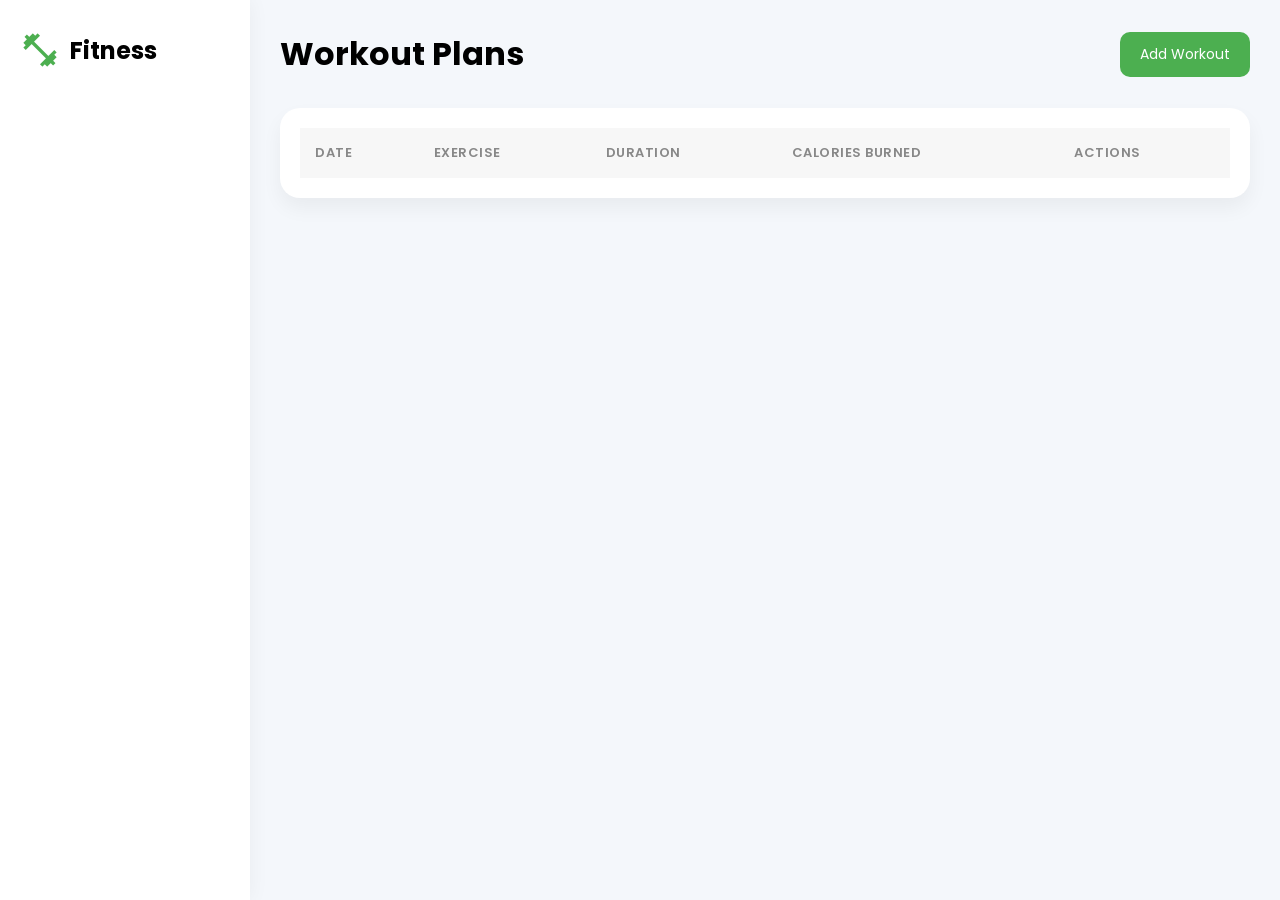
<file: Fitness.Web/wwwroot/pages/workouts.html>
﻿<!DOCTYPE html>
<html lang="en">
<head>
    <meta charset="UTF-8">
    <meta name="viewport" content="width=device-width, initial-scale=1.0">
    <title>Workouts</title>
    <!-- FONT -->
    <link rel="preconnect" href="https://fonts.googleapis.com">
    <link rel="preconnect" href="https://fonts.gstatic.com" crossorigin>
    <link href="https://fonts.googleapis.com/css2?family=Poppins:wght@300;400;500;600;700&display=swap" rel="stylesheet">
    <!-- ICON -->
    <link rel="stylesheet" href="https://fonts.googleapis.com/icon?family=Material+Icons">
    <!-- CSS -->
    <link rel="stylesheet" href="../css/workouts.css">
</head>
<body>

    <!-- SIDEBAR -->
    <div id="sidebar" class="sidebar"></div>

    <!-- MAIN -->
    <div class="main-content">

        <!-- TOPBAR -->
        <div class="topbar">
            <h1>Workout Plans</h1>
            <button onclick="openModal()">Add Workout</button>
        </div>

        <!-- TABLE -->
        <div class="table-container">
            <table>
                <thead>
                    <tr>
                        <th>Date</th>
                        <th>Exercise</th>
                        <th>Duration</th>
                        <th>Calories Burned</th>
                        <th>Actions</th>
                    </tr>
                </thead>
                <tbody id="workoutTableBody">
                </tbody>
            </table>
        </div>

    </div>

    <!-- ADD MODAL -->

    <div id="workoutModal"
         class="modal">

        <div class="modal-content">

            <!-- HEADER -->

            <div class="modal-header">

                <h2>Add Workout</h2>

                <span class="material-icons close-btn"
                      onclick="closeModal()">

                    close

                </span>

            </div>

            <!-- DATE -->

            <input type="date"
                   id="workoutDate"
                   required>

            <!-- WORKOUT ITEMS -->

            <div id="workoutItemsContainer">

                <!-- FIRST ITEM -->

                <div class="workout-item">

                    <select class="exerciseSelect">
                    </select>

                    <input type="number"
                           class="durationInput"
                           placeholder="Duration (minutes)"
                           min="1">

                </div>

            </div>

            <!-- ADD ITEM BUTTON -->

            <button type="button"
                    class="add-exercise-btn"
                    onclick="addWorkoutItemField()">

                + Add Exercise

            </button>

            <!-- ACTIONS -->

            <div class="modal-actions">

                <button class="btn-cancel"
                        onclick="closeModal()">

                    Cancel

                </button>

                <button class="btn-save"
                        onclick="addWorkout()">

                    Save

                </button>

            </div>

        </div>

    </div>

    <!-- DELETE MODAL -->
    <div id="deleteModal" class="modal">
        <div class="modal-content">
            <div class="modal-header">
                <h2>Delete Workout</h2>
                <span class="material-icons close-btn" onclick="closeDeleteModal()">close</span>
            </div>
            <p>Are you sure you want to delete this workout?</p>
            <input type="hidden" id="deleteWorkoutId">
            <div class="modal-actions">
                <button class="btn-cancel" onclick="closeDeleteModal()">Cancel</button>
                <button class="btn-delete" onclick="confirmDeleteWorkout()">Delete</button>
            </div>
        </div>
    </div>

    <!-- JS -->
    <script src="../js/common.js"></script>
    <script src="../js/workouts.js"></script>

</body>
</html>
</file>
<file: Fitness.Web/wwwroot/css/style.css>
﻿* {
    margin: 0;
    padding: 0;
    box-sizing: border-box;
}

body {
    font-family: 'Poppins', sans-serif;
    min-height: 100vh;
    display: flex;
    justify-content: center;
    align-items: center;
    overflow: hidden;
    background: linear-gradient( rgba(255,255,255,0.9), rgba(255,255,255,0.9) ), url("https://www.transparenttextures.com/patterns/cubes.png");
    background-color: #edf7ed;
    position: relative;
}

/* GREEN BLOBS */

.blob-top {
    position: absolute;
    top: -150px;
    left: -120px;
    width: 450px;
    height: 450px;
    background: #b7e8b8;
    border-radius: 50%;
    filter: blur(10px);
    animation: floatBlob 6s ease-in-out infinite;
}

.blob-bottom {
    position: absolute;
    bottom: -150px;
    right: -120px;
    width: 450px;
    height: 450px;
    background: #b7e8b8;
    border-radius: 50%;
    filter: blur(10px);
    animation: floatBlob 6s ease-in-out infinite;
}

/* LOGIN CARD */

.login-card {
    width: 430px;
    background: white;
    border-radius: 30px;
    padding: 50px 40px;
    box-shadow: 0 10px 40px rgba(0,0,0,0.08);
    z-index: 10;
    animation: fadeIn 0.8s ease;
}

/* LOGO */

.logo {
    text-align: center;
    margin-bottom: 20px;
}

    .logo .material-icons {
        font-size: 70px;
        color: #4CAF50;
    }

    .logo h1 {
        font-size: 56px;
        font-weight: 600;
        margin-top: 10px;
        color: #222;
    }

    .logo p {
        color: #777;
        margin-top: 10px;
        font-size: 18px;
    }

/* INPUT */

.input-group {
    margin-top: 35px;
    position: relative;
}

    .input-group input {
        width: 100%;
        border: none;
        border-bottom: 2px solid #ddd;
        padding: 12px 10px 12px 45px;
        font-size: 17px;
        outline: none;
        font-family: 'Poppins', sans-serif;
        background: transparent;
        transition: 0.3s;
    }

        .input-group input:focus {
            border-bottom: 2px solid #4CAF50;
        }

.input-icon {
    position: absolute;
    left: 10px;
    top: 12px;
    color: #999;
}

    /* FLOATING LABEL */

    .input-group label {
        position: absolute;
        left: 45px;
        top: 12px;
        color: #999;
        font-size: 17px;
        pointer-events: none;
        transition: 0.3s;
    }

    .input-group input:focus + label,
    .input-group input:valid + label {
        top: -10px;
        left: 40px;
        font-size: 13px;
        color: #4CAF50;
        background: white;
        padding: 0 5px;
    }

/* BUTTON */

.login-btn {
    width: 100%;
    height: 52px;
    border: none;
    border-radius: 12px;
    margin-top: 40px;
    background: #49c34d;
    color: white;
    font-size: 18px;
    font-weight: 600;
    cursor: pointer;
    transition: 0.3s;
}

    .login-btn:hover {
        background: #3cab40;
        transform: translateY(-2px);
        box-shadow: 0 8px 20px rgba(76,175,80,0.3);
    }

/* OR LINE */

.or-line {
    margin: 30px 0;
    display: flex;
    align-items: center;
    color: #999;
}

    .or-line::before,
    .or-line::after {
        content: "";
        flex: 1;
        height: 1px;
        background: #ddd;
    }

    .or-line span {
        margin: 0 15px;
    }

/* REGISTER */

.register {
    text-align: center;
    color: #666;
    font-size: 16px;
}

    .register a {
        text-decoration: none;
        color: #4CAF50;
        font-weight: 600;
    }

/* ANIMATION */

@keyframes fadeIn {

    from {
        opacity: 0;
        transform: translateY(30px);
    }

    to {
        opacity: 1;
        transform: translateY(0);
    }
}

@keyframes floatBlob {

    0% {
        transform: translateY(0);
    }

    50% {
        transform: translateY(20px);
    }

    100% {
        transform: translateY(0);
    }
}

/* RESPONSIVE */

@media(max-width: 768px) {

    .login-card {
        width: 90%;
        padding: 40px 30px;
    }

    .logo h1 {
        font-size: 42px;
    }

    .logo .material-icons {
        font-size: 55px;
    }
}
#message {
    margin-top: 20px;
    text-align: center;
    font-size: 15px;
    font-weight: 500;
    transition: 0.3s;
}
.toggle-password {
    position: absolute;
    right: 10px;
    top: 12px;
    color: #999;
    cursor: pointer;
    user-select: none;
}

    .toggle-password:hover {
        color: #4CAF50;
    }
</file>
<file: Fitness.Web/wwwroot/css/exercises.css>
﻿* {
    margin: 0;
    padding: 0;
    box-sizing: border-box;
}

body {
    font-family: 'Poppins', sans-serif;
    display: flex;
    background: #f4f7fb;
}

/* SIDEBAR */

.sidebar {
    width: 250px;
    height: 100vh;
    background: white;
    padding: 30px 20px;
    box-shadow: 0 0 20px rgba(0,0,0,0.05);
}

.logo {
    display: flex;
    align-items: center;
    gap: 10px;
    margin-bottom: 50px;
}

    .logo .material-icons {
        font-size: 40px;
        color: #4CAF50;
    }

.sidebar ul {
    list-style: none;
}

.sidebar li {
    display: flex;
    align-items: center;
    gap: 15px;
    padding: 15px;
    border-radius: 12px;
    margin-bottom: 15px;
    cursor: pointer;
    transition: 0.3s;
}

    .sidebar li:hover {
        background: #f0f5f0;
    }

    .sidebar li.active {
        background: #4CAF50;
        color: white;
    }

/* MAIN */

.main-content {
    flex: 1;
    padding: 30px;
}

/* TOPBAR */

.topbar {
    display: flex;
    justify-content: space-between;
    align-items: center;
    margin-bottom: 30px;
}

    .topbar h1 {
        font-size: 32px;
    }

    .topbar button {
        border: none;
        background: #4CAF50;
        color: white;
        padding: 12px 20px;
        border-radius: 10px;
        cursor: pointer;
        font-family: 'Poppins', sans-serif;
        font-weight: 500;
    }

/* TABLE */

.table-container {
    background: white;
    padding: 20px;
    border-radius: 20px;
    box-shadow: 0 10px 20px rgba(0,0,0,0.05);
}

table {
    width: 100%;
    border-collapse: collapse;
}

th {
    text-align: left;
    padding: 15px;
    background: #f7f7f7;
}

td {
    padding: 15px;
    border-bottom: 1px solid #eee;
}

.action-btn {
    border: none;
    padding: 8px 12px;
    border-radius: 8px;
    cursor: pointer;
    color: white;
    margin-right: 5px;
}

.edit-btn {
    background: #2196F3;
}

.delete-btn {
    background: #f44336;
}
/* MODAL */

.modal {
    position: fixed;
    top: 0;
    left: 0;
    width: 100%;
    height: 100%;
    background: rgba(0,0,0,0.4);
    display: none;
    justify-content: center;
    align-items: center;
}

.modal-content {
    background: white;
    width: 400px;
    padding: 30px;
    border-radius: 20px;
}

    .modal-content h2 {
        margin-bottom: 20px;
    }

    .modal-content input {
        width: 100%;
        padding: 12px;
        margin-bottom: 15px;
        border: 1px solid #ddd;
        border-radius: 10px;
        font-family: 'Poppins', sans-serif;
    }

    .modal-content button {
        width: 100%;
        padding: 12px;
        border: none;
        border-radius: 10px;
        background: #4CAF50;
        color: white;
        cursor: pointer;
    }

.delete-actions {
    display: flex;
    gap: 10px;
    margin-top: 20px;
}

.cancel-btn {
    flex: 1;
    background: #ccc !important;
}

.delete-confirm-btn {
    flex: 1;
    background: #f44336 !important;
}
/* SEARCH */

.search-box {
    position: relative;
    width: 320px;
    margin-bottom: 20px;
}

    .search-box input {
        width: 100%;
        padding: 12px 15px 12px 45px;
        border: 1px solid #ddd;
        border-radius: 12px;
        outline: none;
        font-family: 'Poppins', sans-serif;
        font-size: 14px;
        transition: 0.3s;
    }

        .search-box input:focus {
            border-color: #4CAF50;
            box-shadow: 0 0 0 4px rgba(76,175,80,0.1);
        }

    .search-box .material-icons {
        position: absolute;
        top: 12px;
        left: 12px;
        color: #777;
    }
</file>
<file: Fitness.Web/wwwroot/css/foods.css>
﻿* {
    margin: 0;
    padding: 0;
    box-sizing: border-box;
}

body {
    font-family: 'Poppins', sans-serif;
    display: flex;
    background: #f4f7fb;
}

/* SIDEBAR */

.sidebar {
    width: 250px;
    height: 100vh;
    position: fixed;
    top: 0;
    left: 0;
    background: white;
    padding: 30px 20px;
    box-shadow: 0 0 20px rgba(0,0,0,0.05);
}

.logo {
    display: flex;
    align-items: center;
    gap: 10px;
    margin-bottom: 50px;
}

    .logo .material-icons {
        font-size: 40px;
        color: #4CAF50;
    }

.sidebar ul {
    list-style: none;
}

.sidebar li {
    display: flex;
    align-items: center;
    gap: 15px;
    padding: 15px;
    border-radius: 12px;
    margin-bottom: 15px;
    cursor: pointer;
    transition: 0.3s;
}

    .sidebar li:hover {
        background: #f0f5f0;
    }

    .sidebar li.active {
        background: #4CAF50;
        color: white;
    }

/* MAIN */

.main-content {
    flex: 1;
    margin-left: 250px;
    padding: 30px;
}

/* TOPBAR */

.topbar {
    display: flex;
    justify-content: space-between;
    align-items: center;
    margin-bottom: 30px;
}

    .topbar h1 {
        font-size: 32px;
    }

    .topbar button {
        border: none;
        background: #4CAF50;
        color: white;
        padding: 12px 20px;
        border-radius: 10px;
        cursor: pointer;
        font-family: 'Poppins', sans-serif;
        font-weight: 500;
    }

/* TABLE */

.table-container {
    background: white;
    padding: 20px;
    border-radius: 20px;
    box-shadow: 0 10px 20px rgba(0,0,0,0.05);
}

table {
    width: 100%;
    border-collapse: collapse;
}

th {
    text-align: left;
    padding: 15px;
    background: #f7f7f7;
}

td {
    padding: 15px;
    border-bottom: 1px solid #eee;
}

.action-btn {
    border: none;
    padding: 8px 12px;
    border-radius: 8px;
    cursor: pointer;
    color: white;
    margin-right: 5px;
}

.edit-btn {
    background: #2196F3;
}

.delete-btn {
    background: #f44336;
}
/* MODAL */

.modal {
    position: fixed;
    top: 0;
    left: 0;
    width: 100%;
    height: 100%;
    background: rgba(0,0,0,0.4);
    display: none;
    justify-content: center;
    align-items: center;
}

.modal-content {
    background: white;
    width: 400px;
    padding: 30px;
    border-radius: 20px;
}

    .modal-content h2 {
        margin-bottom: 20px;
    }

    .modal-content input {
        width: 100%;
        padding: 12px;
        margin-bottom: 15px;
        border: 1px solid #ddd;
        border-radius: 10px;
        font-family: 'Poppins', sans-serif;
    }

    .modal-content button {
        width: 100%;
        padding: 12px;
        border: none;
        border-radius: 10px;
        background: #4CAF50;
        color: white;
        cursor: pointer;
    }
.delete-actions {
    display: flex;
    gap: 10px;
    margin-top: 20px;
}

.cancel-btn {
    flex: 1;
    background: #ccc !important;
}

.delete-confirm-btn {
    flex: 1;
    background: #f44336 !important;
}
/* SEARCH */

.search-box {
    position: relative;
    width: 320px;
    margin-bottom: 20px;
}

    .search-box input {
        width: 100%;
        padding: 12px 15px 12px 45px;
        border: 1px solid #ddd;
        border-radius: 12px;
        outline: none;
        font-family: 'Poppins', sans-serif;
        font-size: 14px;
        transition: 0.3s;
    }

        .search-box input:focus {
            border-color: #4CAF50;
            box-shadow: 0 0 0 4px rgba(76,175,80,0.1);
        }

    .search-box .material-icons {
        position: absolute;
        top: 12px;
        left: 12px;
        color: #777;
    }
</file>
<file: Fitness.Web/wwwroot/css/mealplans.css>
﻿* {
    margin: 0;
    padding: 0;
    box-sizing: border-box;
}

body {
    font-family: 'Poppins', sans-serif;
    display: flex;
    background: #f4f7fb;
}

/* SIDEBAR */

.sidebar {
    width: 250px;
    height: 100vh;
    background: white;
    padding: 30px 20px;
    box-shadow: 0 0 20px rgba(0, 0, 0, 0.05);
    position: sticky;
    top: 0;
}

.logo {
    display: flex;
    align-items: center;
    gap: 10px;
    margin-bottom: 50px;
}

    .logo .material-icons {
        font-size: 40px;
        color: #4CAF50;
    }

.sidebar ul {
    list-style: none;
}

.sidebar li {
    display: flex;
    align-items: center;
    gap: 15px;
    padding: 15px;
    border-radius: 12px;
    margin-bottom: 15px;
    cursor: pointer;
    transition: background 0.3s, color 0.3s;
    color: #555;
}

    .sidebar li:hover {
        background: #f0f5f0;
        color: #4CAF50;
    }

    .sidebar li.active {
        background: #4CAF50;
        color: white;
    }

        .sidebar li.active .material-icons {
            color: white;
        }

/* ============================================================
   MAIN
   ============================================================ */

.main-content {
    flex: 1;
    padding: 30px;
    overflow-y: auto;
}

/* ============================================================
   TOPBAR
   ============================================================ */

.topbar {
    display: flex;
    justify-content: space-between;
    align-items: center;
    margin-bottom: 30px;
}

    .topbar button {
        border: none;
        background: #4CAF50;
        color: white;
        padding: 12px 20px;
        border-radius: 10px;
        cursor: pointer;
        font-family: 'Poppins', sans-serif;
        font-size: 14px;
        transition: background 0.2s, transform 0.1s;
    }

        .topbar button:hover {
            background: #43a047;
        }

        .topbar button:active {
            transform: scale(0.97);
        }

/* ============================================================
   TABLE
   ============================================================ */

.table-container {
    background: white;
    padding: 20px;
    border-radius: 20px;
    box-shadow: 0 10px 20px rgba(0, 0, 0, 0.05);
}

table {
    width: 100%;
    border-collapse: collapse;
}

th {
    text-align: left;
    padding: 15px;
    background: #f7f7f7;
    color: #888;
    font-size: 13px;
    font-weight: 600;
    text-transform: uppercase;
    letter-spacing: 0.5px;
}

td {
    padding: 15px;
    border-bottom: 1px solid #eee;
    color: #333;
    font-size: 14px;
}

tr:last-child td {
    border-bottom: none;
}

tr:hover td {
    background: #fafafa;
}

/* ACTION BUTTONS IN TABLE */

.action-btn {
    padding: 7px 14px;
    border: none;
    border-radius: 8px;
    cursor: pointer;
    font-family: 'Poppins', sans-serif;
    font-size: 13px;
    font-weight: 500;
    transition: background 0.2s, transform 0.1s;
    margin-right: 6px;
}

    .action-btn:active {
        transform: scale(0.96);
    }

.edit-btn {
    background: #e8f5e9;
    color: #4CAF50;
}

    .edit-btn:hover {
        background: #c8e6c9;
    }

.delete-btn {
    background: #fdecea;
    color: #e53935;
}

    .delete-btn:hover {
        background: #ffcdd2;
    }

/* ============================================================
   MODAL
   ============================================================ */

.modal {
    position: fixed;
    top: 0;
    left: 0;
    width: 100%;
    height: 100%;
    background: rgba(0, 0, 0, 0.4);
    display: none;
    justify-content: center;
    align-items: center;
    z-index: 1000;
}

.modal-content {
    width: 420px;
    background: white;
    padding: 30px;
    border-radius: 20px;
    box-shadow: 0 20px 60px rgba(0, 0, 0, 0.15);
    animation: modalIn 0.2s ease;
}

@keyframes modalIn {
    from {
        opacity: 0;
        transform: translateY(-16px) scale(0.98);
    }

    to {
        opacity: 1;
        transform: translateY(0) scale(1);
    }
}

/* MODAL HEADER */

.modal-header {
    display: flex;
    justify-content: space-between;
    align-items: center;
    margin-bottom: 20px;
}

    .modal-header h2 {
        font-size: 18px;
        color: #222;
    }

.close-btn {
    cursor: pointer;
    color: #aaa;
    font-size: 22px;
    transition: color 0.2s;
    user-select: none;
}

    .close-btn:hover {
        color: #555;
    }

/* MODAL INPUTS */

.modal-content input,
.modal-content select {
    width: 100%;
    padding: 12px;
    margin-bottom: 15px;
    border: 1px solid #ddd;
    border-radius: 10px;
    font-family: 'Poppins', sans-serif;
    font-size: 14px;
    color: #333;
    outline: none;
    transition: border-color 0.2s;
}

    .modal-content input:focus,
    .modal-content select:focus {
        border-color: #4CAF50;
    }

/* MODAL ACTIONS */

.modal-actions {
    display: flex;
    gap: 10px;
    margin-top: 5px;
}

    .modal-actions button {
        flex: 1;
        padding: 12px;
        border: none;
        border-radius: 10px;
        cursor: pointer;
        font-family: 'Poppins', sans-serif;
        font-size: 14px;
        font-weight: 500;
        transition: background 0.2s, transform 0.1s;
    }

        .modal-actions button:active {
            transform: scale(0.97);
        }

.btn-cancel {
    background: #f0f0f0;
    color: #555;
}

    .btn-cancel:hover {
        background: #e0e0e0;
    }

.btn-save {
    background: #4CAF50;
    color: white;
}

    .btn-save:hover {
        background: #43a047;
    }

.btn-delete {
    background: #e53935;
    color: white;
}

    .btn-delete:hover {
        background: #c62828;
    }

/* DELETE MODAL PARAGRAPH */

.modal-content p {
    color: #666;
    font-size: 14px;
    margin-bottom: 20px;
}
/* ADD FOOD BUTTON */

.add-food-btn {
    width: 100%;
    padding: 14px;
    margin: 15px 0 20px;
    border: none;
    border-radius: 12px;
    background: #4CAF50;
    color: white;
    font-family: 'Poppins', sans-serif;
    font-size: 15px;
    font-weight: 600;
    cursor: pointer;
    transition: 0.3s;
    box-shadow: 0 4px 10px rgba(76,175,80,0.2);
}

    .add-food-btn:hover {
        background: #43a047;
        transform: translateY(-2px);
        box-shadow: 0 8px 18px rgba(76,175,80,0.3);
    }
</file>
<file: Fitness.Web/wwwroot/css/profile.css>
﻿* {
    margin: 0;
    padding: 0;
    box-sizing: border-box;
}

body {
    font-family: 'Poppins', sans-serif;
    display: flex;
    background: #f4f7fb;
}

/* ============================================================
   SIDEBAR
   ============================================================ */

.sidebar {
    width: 250px;
    height: 100vh;
    background: white;
    padding: 30px 20px;
    box-shadow: 0 0 20px rgba(0, 0, 0, 0.05);
    position: sticky;
    top: 0;
}

.logo {
    display: flex;
    align-items: center;
    gap: 10px;
    margin-bottom: 50px;
}

    .logo .material-icons {
        font-size: 40px;
        color: #4CAF50;
    }

.sidebar ul {
    list-style: none;
}

.sidebar li {
    display: flex;
    align-items: center;
    gap: 15px;
    padding: 15px;
    border-radius: 12px;
    margin-bottom: 15px;
    cursor: pointer;
    transition: background 0.3s, color 0.3s;
    color: #555;
}

    .sidebar li:hover {
        background: #f0f5f0;
        color: #4CAF50;
    }

    .sidebar li.active {
        background: #4CAF50;
        color: white;
    }

        .sidebar li.active .material-icons {
            color: white;
        }

/* ============================================================
   MAIN
   ============================================================ */

.main-content {
    flex: 1;
    padding: 40px;
    overflow-y: auto;
}

/* ============================================================
   PROFILE CARD
   ============================================================ */

.profile-card {
    background: white;
    border-radius: 25px;
    padding: 40px;
    box-shadow: 0 10px 20px rgba(0, 0, 0, 0.05);
}

.profile-header {
    text-align: center;
    margin-bottom: 40px;
}

.avatar {
    font-size: 120px !important;
    color: #4CAF50;
}

.profile-header h1 {
    margin-top: 10px;
    font-size: 36px;
    color: #222;
}

.profile-header p {
    color: #777;
    margin-top: 8px;
    font-size: 15px;
}

/* ============================================================
   INFO BOXES
   ============================================================ */

.profile-info {
    display: grid;
    grid-template-columns: repeat(auto-fit, minmax(200px, 1fr));
    gap: 20px;
}

.info-box {
    background: #f7f9fc;
    padding: 25px;
    border-radius: 20px;
    text-align: center;
    transition: transform 0.2s, box-shadow 0.2s;
}

    .info-box:hover {
        transform: translateY(-3px);
        box-shadow: 0 8px 20px rgba(0, 0, 0, 0.07);
    }

    .info-box h3 {
        color: #777;
        font-size: 13px;
        font-weight: 600;
        text-transform: uppercase;
        letter-spacing: 0.5px;
        margin-bottom: 10px;
    }

    .info-box p {
        font-size: 28px;
        font-weight: 600;
        color: #222;
    }

/* ============================================================
   EDIT BUTTON
   ============================================================ */

.edit-btn-wrapper {
    display: flex;
    justify-content: center;
    margin-top: 30px;
}

.btn-edit {
    display: flex;
    align-items: center;
    gap: 8px;
    padding: 12px 28px;
    background: #4CAF50;
    color: white;
    border: none;
    border-radius: 12px;
    font-family: 'Poppins', sans-serif;
    font-size: 15px;
    font-weight: 500;
    cursor: pointer;
    transition: background 0.2s, transform 0.1s;
}

    .btn-edit:hover {
        background: #43a047;
    }

    .btn-edit:active {
        transform: scale(0.97);
    }

/* ============================================================
   MODAL
   ============================================================ */

.modal {
    position: fixed;
    top: 0;
    left: 0;
    width: 100%;
    height: 100%;
    background: rgba(0, 0, 0, 0.4);
    display: none;
    justify-content: center;
    align-items: center;
    z-index: 1000;
}

.modal-content {
    width: 420px;
    background: white;
    padding: 30px;
    border-radius: 20px;
    box-shadow: 0 20px 60px rgba(0, 0, 0, 0.15);
    animation: modalIn 0.2s ease;
}

@keyframes modalIn {
    from {
        opacity: 0;
        transform: translateY(-16px) scale(0.98);
    }

    to {
        opacity: 1;
        transform: translateY(0) scale(1);
    }
}

.modal-header {
    display: flex;
    justify-content: space-between;
    align-items: center;
    margin-bottom: 20px;
}

    .modal-header h2 {
        font-size: 18px;
        color: #222;
    }

.close-btn {
    cursor: pointer;
    color: #aaa;
    font-size: 22px;
    transition: color 0.2s;
    user-select: none;
}

    .close-btn:hover {
        color: #555;
    }

.modal-content label {
    display: block;
    font-size: 13px;
    font-weight: 500;
    color: #777;
    margin-bottom: 6px;
}

.modal-content input {
    width: 100%;
    padding: 12px;
    margin-bottom: 15px;
    border: 1px solid #ddd;
    border-radius: 10px;
    font-family: 'Poppins', sans-serif;
    font-size: 14px;
    color: #333;
    outline: none;
    transition: border-color 0.2s;
}

    .modal-content input:focus {
        border-color: #4CAF50;
    }

.modal-actions {
    display: flex;
    gap: 10px;
    margin-top: 5px;
}

    .modal-actions button {
        flex: 1;
        padding: 12px;
        border: none;
        border-radius: 10px;
        cursor: pointer;
        font-family: 'Poppins', sans-serif;
        font-size: 14px;
        font-weight: 500;
        transition: background 0.2s, transform 0.1s;
    }

        .modal-actions button:active {
            transform: scale(0.97);
        }

.btn-cancel {
    background: #f0f0f0;
    color: #555;
}

    .btn-cancel:hover {
        background: #e0e0e0;
    }

.btn-save {
    background: #4CAF50;
    color: white;
}

    .btn-save:hover {
        background: #43a047;
    }
</file>
<file: Fitness.Web/wwwroot/css/recommendations.css>
﻿* {
    margin: 0;
    padding: 0;
    box-sizing: border-box;
}

body {
    font-family: 'Poppins', sans-serif;
    display: flex;
    background: #f4f7fb;
}

/* SIDEBAR */

.sidebar {
    width: 250px;
    height: 100vh;
    position: fixed;
    top: 0;
    left: 0;
    background: white;
    padding: 30px 20px;
    box-shadow: 0 0 20px rgba(0,0,0,0.05);
}

.logo {
    display: flex;
    align-items: center;
    gap: 10px;
    margin-bottom: 50px;
}

    .logo .material-icons {
        font-size: 40px;
        color: #4CAF50;
    }

    .logo h2 {
        color: #222;
        font-size: 28px;
        font-weight: 700;
    }

.sidebar ul {
    list-style: none;
}

.sidebar li {
    display: flex;
    align-items: center;
    gap: 15px;
    padding: 15px;
    border-radius: 12px;
    margin-bottom: 15px;
    cursor: pointer;
    transition: 0.3s;
    color: #555;
}

    .sidebar li:hover {
        background: #f0f5f0;
    }

    .sidebar li.active {
        background: #4CAF50;
        color: white;
    }

/* MAIN */

.main-content {
    flex: 1;
    margin-left: 250px;
    padding: 30px;
}

/* PAGE HEADER */

.page-header {
    margin-bottom: 30px;
}

    .page-header h1 {
        display: flex;
        align-items: center;
        gap: 10px;
        font-size: 36px;
        color: #222;
        margin-bottom: 10px;
    }

        .page-header h1 .material-icons {
            color: #4CAF50;
            font-size: 40px;
        }

.page-subtitle {
    color: #777;
    font-size: 16px;
}

/* BMI */

.bmi-summary {
    display: flex;
    gap: 20px;
    margin-bottom: 30px;
}

.bmi-box {
    flex: 1;
    display: flex;
    align-items: center;
    gap: 20px;
    background: white;
    padding: 25px;
    border-radius: 20px;
    box-shadow: 0 10px 20px rgba(0,0,0,0.05);
}

    .bmi-box .material-icons {
        font-size: 45px;
        color: #4CAF50;
    }

.bmi-label {
    color: #777;
    font-size: 15px;
    margin-bottom: 5px;
}

.bmi-value {
    font-size: 36px;
    font-weight: 700;
    color: #222;
}

.bmi-status {
    font-size: 28px;
    font-weight: 700;
    color: #4CAF50;
}

/* GOAL */

.goal-section {
    background: white;
    padding: 30px;
    border-radius: 20px;
    box-shadow: 0 10px 20px rgba(0,0,0,0.05);
    margin-bottom: 25px;
}

    .goal-section h2 {
        font-size: 28px;
        margin-bottom: 25px;
        color: #222;
    }

.goal-buttons {
    display: flex;
    gap: 20px;
    flex-wrap: wrap;
}

.goal-btn {
    width: 220px;
    height: 140px;
    border: 2px solid #eee;
    border-radius: 20px;
    background: white;
    cursor: pointer;
    transition: 0.3s;
    display: flex;
    flex-direction: column;
    justify-content: center;
    align-items: center;
    text-align: center;
    padding: 20px;
}

    .goal-btn:hover {
        border-color: #4CAF50;
        background: #f0f5f0;
    }

    .goal-btn.active {
        background: #4CAF50;
        border-color: #4CAF50;
        color: white;
    }

.goal-icon {
    font-size: 42px;
    margin-bottom: 10px;
}

.goal-label {
    font-size: 18px;
    font-weight: 600;
    margin-bottom: 5px;
    line-height: 1.2;
}

.goal-desc {
    font-size: 15px;
    color: #777;
}

.goal-btn.active .goal-desc {
    color: rgba(255,255,255,0.9);
}

/* REASON */

.recommend-reason {
    background: #f0f5f0;
    border-left: 5px solid #4CAF50;
    padding: 18px 20px;
    border-radius: 12px;
    margin-bottom: 30px;
    color: #2e7d32;
    font-size: 16px;
}

/* SECTION TITLE */

.section-title {
    display: flex;
    align-items: center;
    gap: 10px;
    margin-bottom: 25px;
}

    .section-title .material-icons {
        color: #4CAF50;
        font-size: 30px;
    }

    .section-title h2 {
        font-size: 32px;
        color: #222;
    }

/* EXERCISE SECTION */

.exercise-section {
    margin-top: 45px;
}

/* LIST */

.recommendation-list {
    display: grid;
    grid-template-columns: repeat(auto-fill, minmax(260px, 1fr));
    gap: 20px;
}

/* CARD */

.food-card {
    background: white;
    border-radius: 20px;
    padding: 25px;
    box-shadow: 0 10px 20px rgba(0,0,0,0.05);
    transition: 0.3s;
    border: 2px solid transparent;
    text-align: center;
}

    .food-card:hover {
        transform: translateY(-5px);
        border-color: #4CAF50;
        box-shadow: 0 12px 25px rgba(76,175,80,0.15);
    }

/* EXERCISE CARD */

.exercise-card .food-icon {
    color: #4CAF50;
}

.exercise-card .food-stats {
    grid-template-columns: 1fr;
}

/* ICON */

.food-icon {
    font-size: 50px;
    margin-bottom: 15px;
}

/* NAME */

.food-name {
    font-size: 24px;
    font-weight: 600;
    color: #222;
    margin-bottom: 20px;
}

/* STATS */

.food-stats {
    display: grid;
    grid-template-columns: 1fr 1fr;
    gap: 12px;
}

.stat-item {
    background: #f7f7f7;
    border-radius: 12px;
    padding: 12px;
}

.stat-icon {
    font-size: 20px;
    margin-bottom: 5px;
}

.stat-value {
    font-size: 18px;
    font-weight: 600;
    color: #222;
}

.stat-label {
    font-size: 13px;
    color: #777;
}

/* LOADING */

.loading-text {
    padding: 20px;
    color: #777;
}

/* ERROR */

.error-text {
    padding: 20px;
    background: #ffe5e5;
    color: #f44336;
    border-radius: 12px;
}
</file>
<file: Fitness.Web/wwwroot/css/register.css>
﻿* {
    margin: 0;
    padding: 0;
    box-sizing: border-box;
}

/* BODY */

body {
    font-family: 'Poppins', sans-serif;
    min-height: 100vh;
    display: flex;
    justify-content: center;
    align-items: center;
    overflow: hidden;
    background: linear-gradient( rgba(255,255,255,0.9), rgba(255,255,255,0.9) ), url("https://www.transparenttextures.com/patterns/cubes.png");
    background-color: #edf7ed;
    position: relative;
}

/* GREEN BLOBS */

.blob-top {
    position: absolute;
    top: -150px;
    left: -120px;
    width: 450px;
    height: 450px;
    background: #b7e8b8;
    border-radius: 50%;
    filter: blur(10px);
    animation: floatBlob 6s ease-in-out infinite;
}

.blob-bottom {
    position: absolute;
    bottom: -150px;
    right: -120px;
    width: 450px;
    height: 450px;
    background: #b7e8b8;
    border-radius: 50%;
    filter: blur(10px);
    animation: floatBlob 6s ease-in-out infinite;
}

/* REGISTER CARD */

.register-card {
    width: 700px;
    background: white;
    border-radius: 30px;
    padding: 45px 40px;
    box-shadow: 0 10px 40px rgba(0,0,0,0.08);
    z-index: 10;
    animation: fadeIn 0.8s ease;
}

/* LOGO */

.logo {
    text-align: center;
    margin-bottom: 35px;
}

    .logo .material-icons {
        font-size: 70px;
        color: #4CAF50;
    }

    .logo h1 {
        font-size: 48px;
        font-weight: 600;
        margin-top: 10px;
        color: #222;
    }

    .logo p {
        color: #777;
        margin-top: 8px;
        font-size: 16px;
    }

/*  FORM GRID */

.form-grid {
    display: grid;
    grid-template-columns: 1fr 1fr;
    gap: 20px;
}

/* INPUT GROUP*/

.input-group {
    position: relative;
}

    /* INPUT + SELECT */

    .input-group input,
    .input-group select {
        width: 100%;
        border: none;
        border-bottom: 2px solid #ddd;
        padding: 12px 45px 12px 45px;
        font-size: 16px;
        outline: none;
        font-family: 'Poppins', sans-serif;
        background: transparent;
        transition: 0.3s;
    }

        /* FOCUS */

        .input-group input:focus,
        .input-group select:focus {
            border-bottom: 2px solid #4CAF50;
        }

    /* LEFT ICON */

    .input-group > .material-icons:not(.toggle-password) {
        position: absolute;
        left: 10px;
        top: 12px;
        color: #999;
    }

    /* LABEL */

    .input-group label {
        position: absolute;
        left: 45px;
        top: 12px;
        color: #999;
        font-size: 16px;
        pointer-events: none;
        transition: 0.3s;
    }

    /* FLOATING LABEL */

    .input-group input:focus + label,
    .input-group input:valid + label {
        top: -10px;
        left: 40px;
        font-size: 13px;
        color: #4CAF50;
        background: white;
        padding: 0 5px;
    }

    /* SELECT */

    .input-group select {
        color: #999;
        appearance: none;
        cursor: pointer;
    }

        .input-group select:valid {
            color: #222;
        }

/* PASSWORD TOGGLE */

.toggle-password {
    position: absolute;
    right: 10px;
    top: 12px;
    color: #999;
    cursor: pointer;
    user-select: none;
    transition: 0.3s;
}

    .toggle-password:hover {
        color: #4CAF50;
    }

/* BUTTON*/

.register-btn {
    width: 100%;
    height: 52px;
    border: none;
    border-radius: 12px;
    margin-top: 35px;
    background: #49c34d;
    color: white;
    font-size: 18px;
    font-weight: 600;
    cursor: pointer;
    transition: 0.3s;
    font-family: 'Poppins', sans-serif;
}

    .register-btn:hover {
        background: #3cab40;
        transform: translateY(-2px);
        box-shadow: 0 8px 20px rgba(76,175,80,0.3);
    }

/* LOGIN LINK */

.login-link {
    margin-top: 25px;
    text-align: center;
    color: #666;
    font-size: 15px;
}

    .login-link a {
        text-decoration: none;
        color: #4CAF50;
        font-weight: 600;
    }

/* MESSAGE */

#messageBox {
    margin-top: 20px;
    text-align: center;
    font-size: 15px;
    font-weight: 500;
    display: none;
}

.success {
    color: #2e7d32;
}

.error {
    color: #d32f2f;
}

/* ANIMATIONS */

@keyframes fadeIn {

    from {
        opacity: 0;
        transform: translateY(30px);
    }

    to {
        opacity: 1;
        transform: translateY(0);
    }
}

@keyframes floatBlob {

    0% {
        transform: translateY(0);
    }

    50% {
        transform: translateY(20px);
    }

    100% {
        transform: translateY(0);
    }
}

/* RESPONSIVE */

@media(max-width: 768px) {

    .form-grid {
        grid-template-columns: 1fr;
    }

    .register-card {
        width: 90%;
        padding: 35px 25px;
    }

    .logo h1 {
        font-size: 38px;
    }

    .logo .material-icons {
        font-size: 55px;
    }
}
</file>
<file: Fitness.Web/wwwroot/css/user.css>
﻿* {
    margin: 0;
    padding: 0;
    box-sizing: border-box;
}

body {
    font-family: 'Poppins', sans-serif;
    display: flex;
    background: #f4f7fb;
}

/* SIDEBAR */

.sidebar {
    width: 250px;
    height: 100vh;
    background: white;
    padding: 30px 20px;
    box-shadow: 0 0 20px rgba(0,0,0,0.05);
}

.logo {
    display: flex;
    align-items: center;
    gap: 10px;
    margin-bottom: 50px;
}

    .logo .material-icons {
        font-size: 40px;
        color: #4CAF50;
    }

.sidebar ul {
    list-style: none;
}

.sidebar li {
    display: flex;
    align-items: center;
    gap: 15px;
    padding: 15px;
    border-radius: 12px;
    margin-bottom: 15px;
    cursor: pointer;
    transition: 0.3s;
}

    .sidebar li:hover {
        background: #f0f5f0;
    }

    .sidebar li.active {
        background: #4CAF50;
        color: white;
    }

/* MAIN */

.main-content {
    flex: 1;
    padding: 30px;
}

/* TOPBAR */

.topbar {
    display: flex;
    justify-content: space-between;
    align-items: center;
    margin-bottom: 30px;
}

    .topbar h1 {
        font-size: 32px;
    }

    .topbar button {
        border: none;
        background: #4CAF50;
        color: white;
        padding: 12px 20px;
        border-radius: 10px;
        cursor: pointer;
        font-family: 'Poppins', sans-serif;
        font-weight: 500;
    }

/* TABLE */

.table-container {
    background: white;
    padding: 20px;
    border-radius: 20px;
    box-shadow: 0 10px 20px rgba(0,0,0,0.05);
}

table {
    width: 100%;
    border-collapse: collapse;
}

th {
    text-align: left;
    padding: 15px;
    background: #f7f7f7;
}

td {
    padding: 15px;
    border-bottom: 1px solid #eee;
}

.action-btn {
    border: none;
    padding: 8px 12px;
    border-radius: 8px;
    cursor: pointer;
    color: white;
    margin-right: 5px;
}

.edit-btn {
    background: #2196F3;
}

.delete-btn {
    background: #f44336;
}
/* MODAL */

.modal {
    position: fixed;
    top: 0;
    left: 0;
    width: 100%;
    height: 100%;
    background: rgba(0,0,0,0.4);
    display: none;
    justify-content: center;
    align-items: center;
}

.modal-content {
    background: white;
    width: 400px;
    padding: 30px;
    border-radius: 20px;
}

    .modal-content h2 {
        margin-bottom: 20px;
    }

    .modal-content input {
        width: 100%;
        padding: 12px;
        margin-bottom: 15px;
        border: 1px solid #ddd;
        border-radius: 10px;
        font-family: 'Poppins', sans-serif;
    }

    .modal-content button {
        width: 100%;
        padding: 12px;
        border: none;
        border-radius: 10px;
        background: #4CAF50;
        color: white;
        cursor: pointer;
    }

.delete-actions {
    display: flex;
    gap: 10px;
    margin-top: 20px;
}

.cancel-btn {
    flex: 1;
    background: #ccc !important;
}

.delete-confirm-btn {
    flex: 1;
    background: #f44336 !important;
}
.topbar {
    display: flex;
    justify-content: space-between;
    align-items: center;
    margin-bottom: 30px;
}

    .topbar h1 {
        font-size: 32px;
    }

#searchInput {
    width: 260px;
    padding: 12px 16px;
    border: 1px solid #ddd;
    border-radius: 10px;
    outline: none;
    font-family: 'Poppins', sans-serif;
    font-size: 14px;
}

    #searchInput:focus {
        border-color: #4CAF50;
    }

#messageBox {
    margin-bottom: 20px;
    padding: 12px 16px;
    border-radius: 10px;
    font-weight: 500;
    display: none;
}

.success {
    background: #d4edda;
    color: #155724;
}

.error {
    background: #f8d7da;
    color: #721c24;
}
</file>
<file: Fitness.Web/wwwroot/css/workouts.css>
﻿* {
    margin: 0;
    padding: 0;
    box-sizing: border-box;
}

body {
    font-family: 'Poppins', sans-serif;
    display: flex;
    background: #f4f7fb;
}

/* SIDEBAR */

.sidebar {
    width: 250px;
    height: 100vh;
    background: white;
    padding: 30px 20px;
    box-shadow: 0 0 20px rgba(0, 0, 0, 0.05);
    position: sticky;
    top: 0;
}

.logo {
    display: flex;
    align-items: center;
    gap: 10px;
    margin-bottom: 50px;
}

    .logo .material-icons {
        font-size: 40px;
        color: #4CAF50;
    }

.sidebar ul {
    list-style: none;
}

.sidebar li {
    display: flex;
    align-items: center;
    gap: 15px;
    padding: 15px;
    border-radius: 12px;
    margin-bottom: 15px;
    cursor: pointer;
    transition: background 0.3s, color 0.3s;
    color: #555;
}

    .sidebar li:hover {
        background: #f0f5f0;
        color: #4CAF50;
    }

    .sidebar li.active {
        background: #4CAF50;
        color: white;
    }

        .sidebar li.active .material-icons {
            color: white;
        }

/* MAIN */

.main-content {
    flex: 1;
    padding: 30px;
    overflow-y: auto;
}

/* TOPBAR */

.topbar {
    display: flex;
    justify-content: space-between;
    align-items: center;
    margin-bottom: 30px;
}

    .topbar button {
        border: none;
        background: #4CAF50;
        color: white;
        padding: 12px 20px;
        border-radius: 10px;
        cursor: pointer;
        font-family: 'Poppins', sans-serif;
        font-size: 14px;
        transition: background 0.2s, transform 0.1s;
    }

        .topbar button:hover {
            background: #43a047;
        }

        .topbar button:active {
            transform: scale(0.97);
        }

/* TABLE */


.table-container {
    background: white;
    padding: 20px;
    border-radius: 20px;
    box-shadow: 0 10px 20px rgba(0, 0, 0, 0.05);
}

table {
    width: 100%;
    border-collapse: collapse;
}

th {
    text-align: left;
    padding: 15px;
    background: #f7f7f7;
    color: #888;
    font-size: 13px;
    font-weight: 600;
    text-transform: uppercase;
    letter-spacing: 0.5px;
}

td {
    padding: 15px;
    border-bottom: 1px solid #eee;
    color: #333;
    font-size: 14px;
}

tr:last-child td {
    border-bottom: none;
}

tr:hover td {
    background: #fafafa;
}

/* ACTION BUTTONS IN TABLE */

.action-btn {
    padding: 7px 14px;
    border: none;
    border-radius: 8px;
    cursor: pointer;
    font-family: 'Poppins', sans-serif;
    font-size: 13px;
    font-weight: 500;
    transition: background 0.2s, transform 0.1s;
    margin-right: 6px;
}

    .action-btn:active {
        transform: scale(0.96);
    }

.edit-btn {
    background: #e8f5e9;
    color: #4CAF50;
}

    .edit-btn:hover {
        background: #c8e6c9;
    }

.delete-btn {
    background: #fdecea;
    color: #e53935;
}

    .delete-btn:hover {
        background: #ffcdd2;
    }


/* MODAL */

.modal {
    position: fixed;
    top: 0;
    left: 0;
    width: 100%;
    height: 100%;
    background: rgba(0, 0, 0, 0.4);
    display: none;
    justify-content: center;
    align-items: center;
    z-index: 1000;
}

.modal-content {
    width: 500px;
    max-height: 90vh;
    overflow-y: auto;
    background: white;
    padding: 30px;
    border-radius: 24px;
    box-shadow: 0 20px 60px rgba(0, 0, 0, 0.15);
    animation: modalIn 0.2s ease;
}

@keyframes modalIn {

    from {
        opacity: 0;
        transform: translateY(-16px) scale(0.98);
    }

    to {
        opacity: 1;
        transform: translateY(0) scale(1);
    }
}

/* MODAL HEADER */

.modal-header {
    display: flex;
    justify-content: space-between;
    align-items: center;
    margin-bottom: 25px;
}

    .modal-header h2 {
        font-size: 18px;
        color: #222;
    }

.close-btn {
    cursor: pointer;
    color: #aaa;
    font-size: 24px;
    transition: 0.2s;
    user-select: none;
}

    .close-btn:hover {
        color: #555;
    }

/* INPUTS */

.modal-content input,
.modal-content select {
    width: 100%;
    padding: 14px;
    border: 1px solid #ddd;
    border-radius: 12px;
    font-family: 'Poppins', sans-serif;
    font-size: 14px;
    color: #333;
    outline: none;
    transition: 0.2s;
}

    .modal-content input:focus,
    .modal-content select:focus {
        border-color: #4CAF50;
    }

/* WORKOUT ITEM */

.workout-item {
    background: #fafafa;
    border: 1px solid #eee;
    border-radius: 16px;
    padding: 18px;
    margin-top: 18px;
    display: flex;
    flex-direction: column;
    gap: 14px;
}

/* ADD BUTTON */

.add-exercise-btn {
    width: 100%;
    height: 50px;
    margin-top: 20px;
    border: 2px dashed #4CAF50;
    background: #f6fff6;
    color: #4CAF50;
    border-radius: 14px;
    font-size: 15px;
    font-weight: 600;
    font-family: 'Poppins', sans-serif;
    cursor: pointer;
    transition: 0.25s;
}

    .add-exercise-btn:hover {
        background: #4CAF50;
        color: white;
    }

/* ACTIONS */

.modal-actions {
    display: flex;
    gap: 12px;
    margin-top: 24px;
}

    .modal-actions button {
        flex: 1;
        height: 50px;
        border: none;
        border-radius: 14px;
        cursor: pointer;
        font-family: 'Poppins', sans-serif;
        font-size: 15px;
        font-weight: 600;
        transition: 0.2s;
    }

        .modal-actions button:active {
            transform: scale(0.97);
        }

.btn-cancel {
    background: #f0f0f0;
    color: #555;
}

    .btn-cancel:hover {
        background: #e0e0e0;
    }

.btn-save {
    background: #4CAF50;
    color: white;
}

    .btn-save:hover {
        background: #43a047;
    }

.btn-delete {
    background: #e53935;
    color: white;
}

    .btn-delete:hover {
        background: #c62828;
    }

/* DELETE MODAL */

.modal-content p {
    color: #666;
    font-size: 14px;
    margin-bottom: 20px;
}

/* RESPONSIVE */

@media(max-width: 768px) {

    .modal-content {
        width: 92%;
        padding: 22px;
    }

    .workout-item {
        padding: 14px;
    }
}
.workout-item-header {
    display: flex;
    justify-content: space-between;
    align-items: center;
    margin-bottom: 5px;
}

    .workout-item-header span {
        font-size: 14px;
        font-weight: 600;
        color: #444;
    }

.remove-item-btn {
    border: none;
    background: #fdecea;
    color: #e53935;
    padding: 8px 14px;
    border-radius: 10px;
    cursor: pointer;
    font-size: 13px;
    font-weight: 600;
    font-family: 'Poppins', sans-serif;
    transition: 0.2s;
}

    .remove-item-btn:hover {
        background: #ffcdd2;
    }
button {
    font-family: 'Poppins', sans-serif;
}

.remove-item-btn,
.add-exercise-btn {
    outline: none;
    appearance: none;
}
</file>
